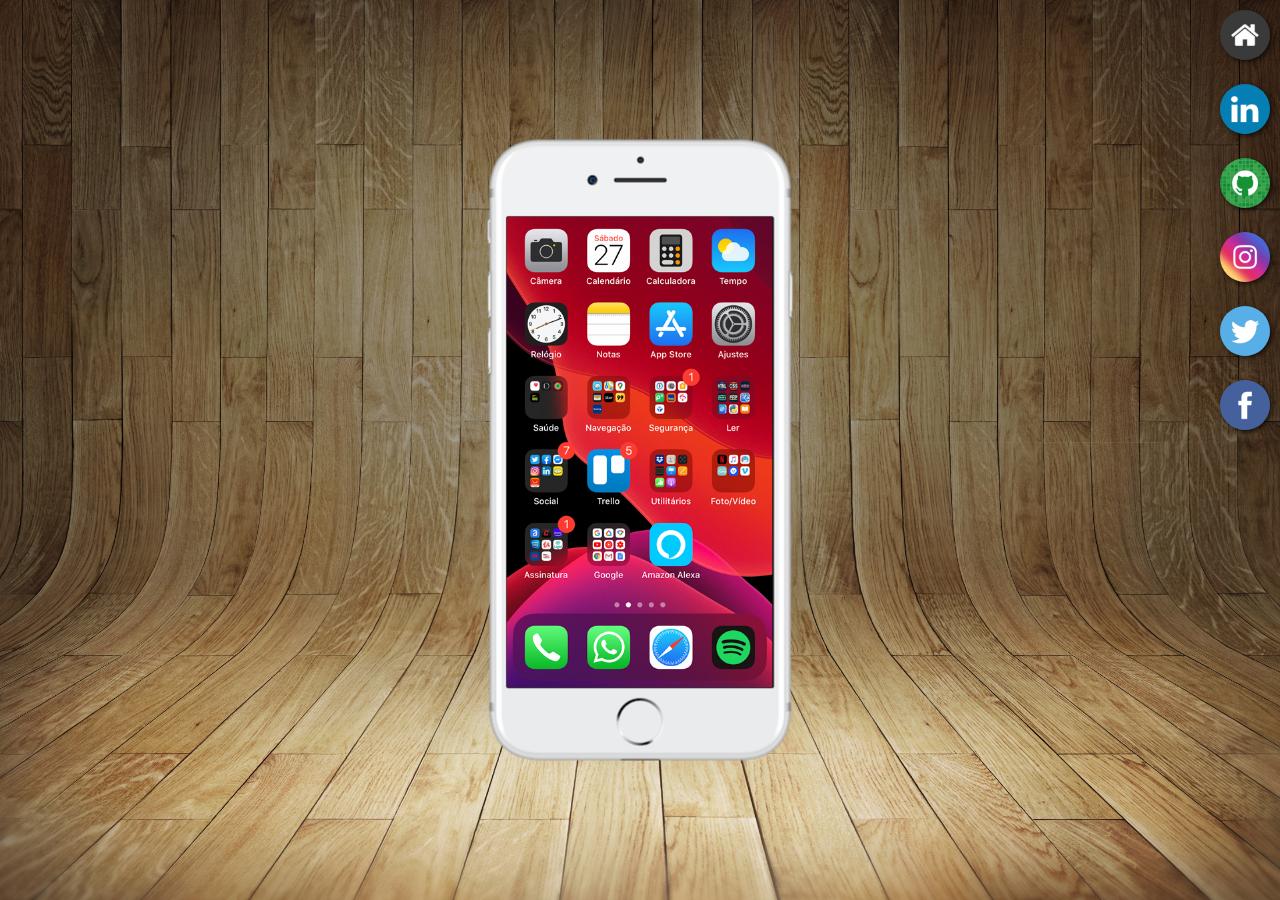
<file: index.html>
<!DOCTYPE html>
<html lang="pt-br">
<head>
    <meta charset="UTF-8">
    <meta http-equiv="X-UA-Compatible" content="IE=edge">
    <meta name="viewport" content="width=device-width, initial-scale=1.0">
    <link rel="shortcut icon" href="favicon.ico" type="image/x-icon">
    <link rel="stylesheet" href="estilos/style.css">
    <title>Projetos Redes Sociais</title>
</head>
<body>
    <main>
        <section id="telefone">
            <iframe src="home.html" name="tela" id="tela" frameborder="0">
                seu navegador não é compatível com esse iframe
            </iframe>
        </section>
        <section id="redes-sociais">
            <a href="home.html" target="tela"><img src="imagens/logo-home.jpg" alt="Home"></a><br>
            <a href="linkedin.html" target="tela"><img src="imagens/logo-linkedin.jpg" alt="Youtube"></a><br>
            <a href="github.html" target="tela"><img src="imagens/logo-github.jpg" alt="Github"></a><br>
            <a href="instragam.html" target="tela"><img src="imagens/logo-instagram.jpg" alt="Instagram"></a><br>
            <a href="twitter.html" target="tela"><img src="imagens/logo-twitter.jpg" alt="Twitter"></a><br>
            <a href="facebook.html" target="tela"><img src="imagens/logo-facebook.jpg" alt="Facebook"></a>
        </section>
    </main>
</body>
</html>
</file>
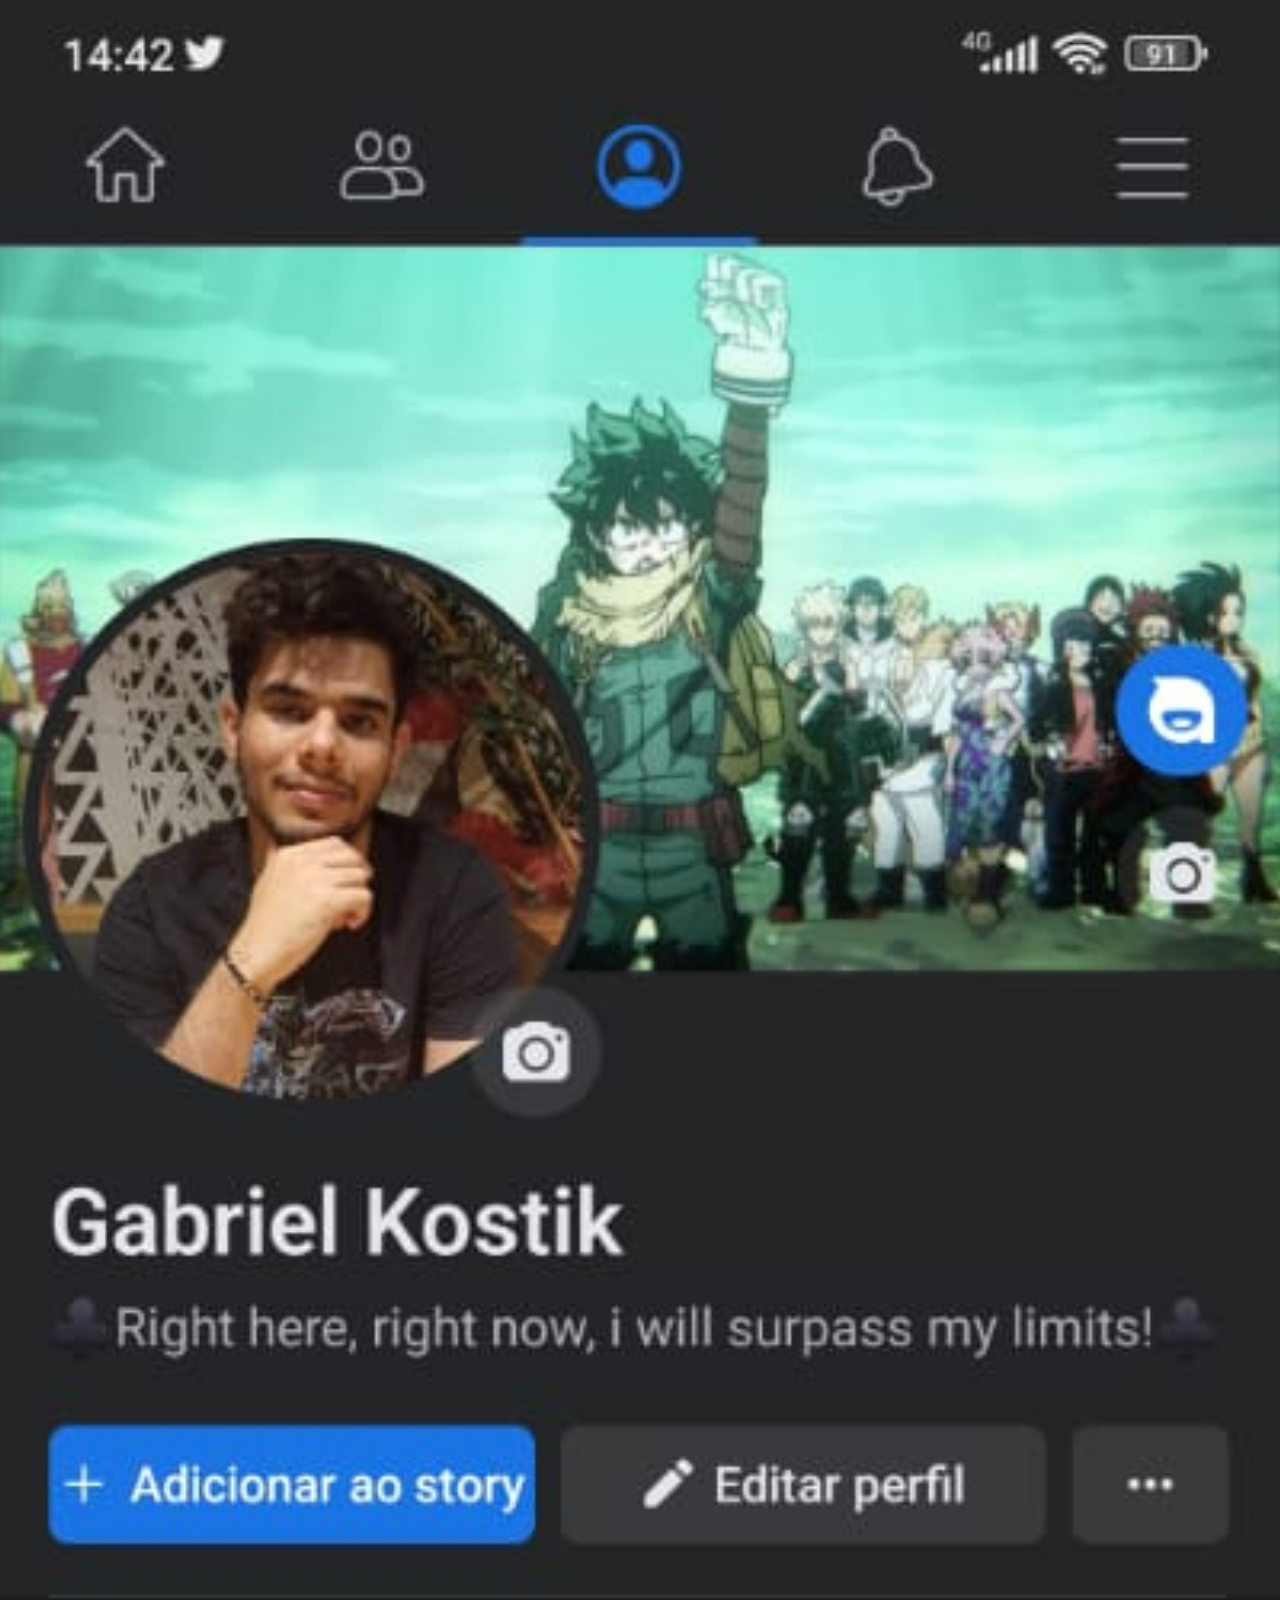
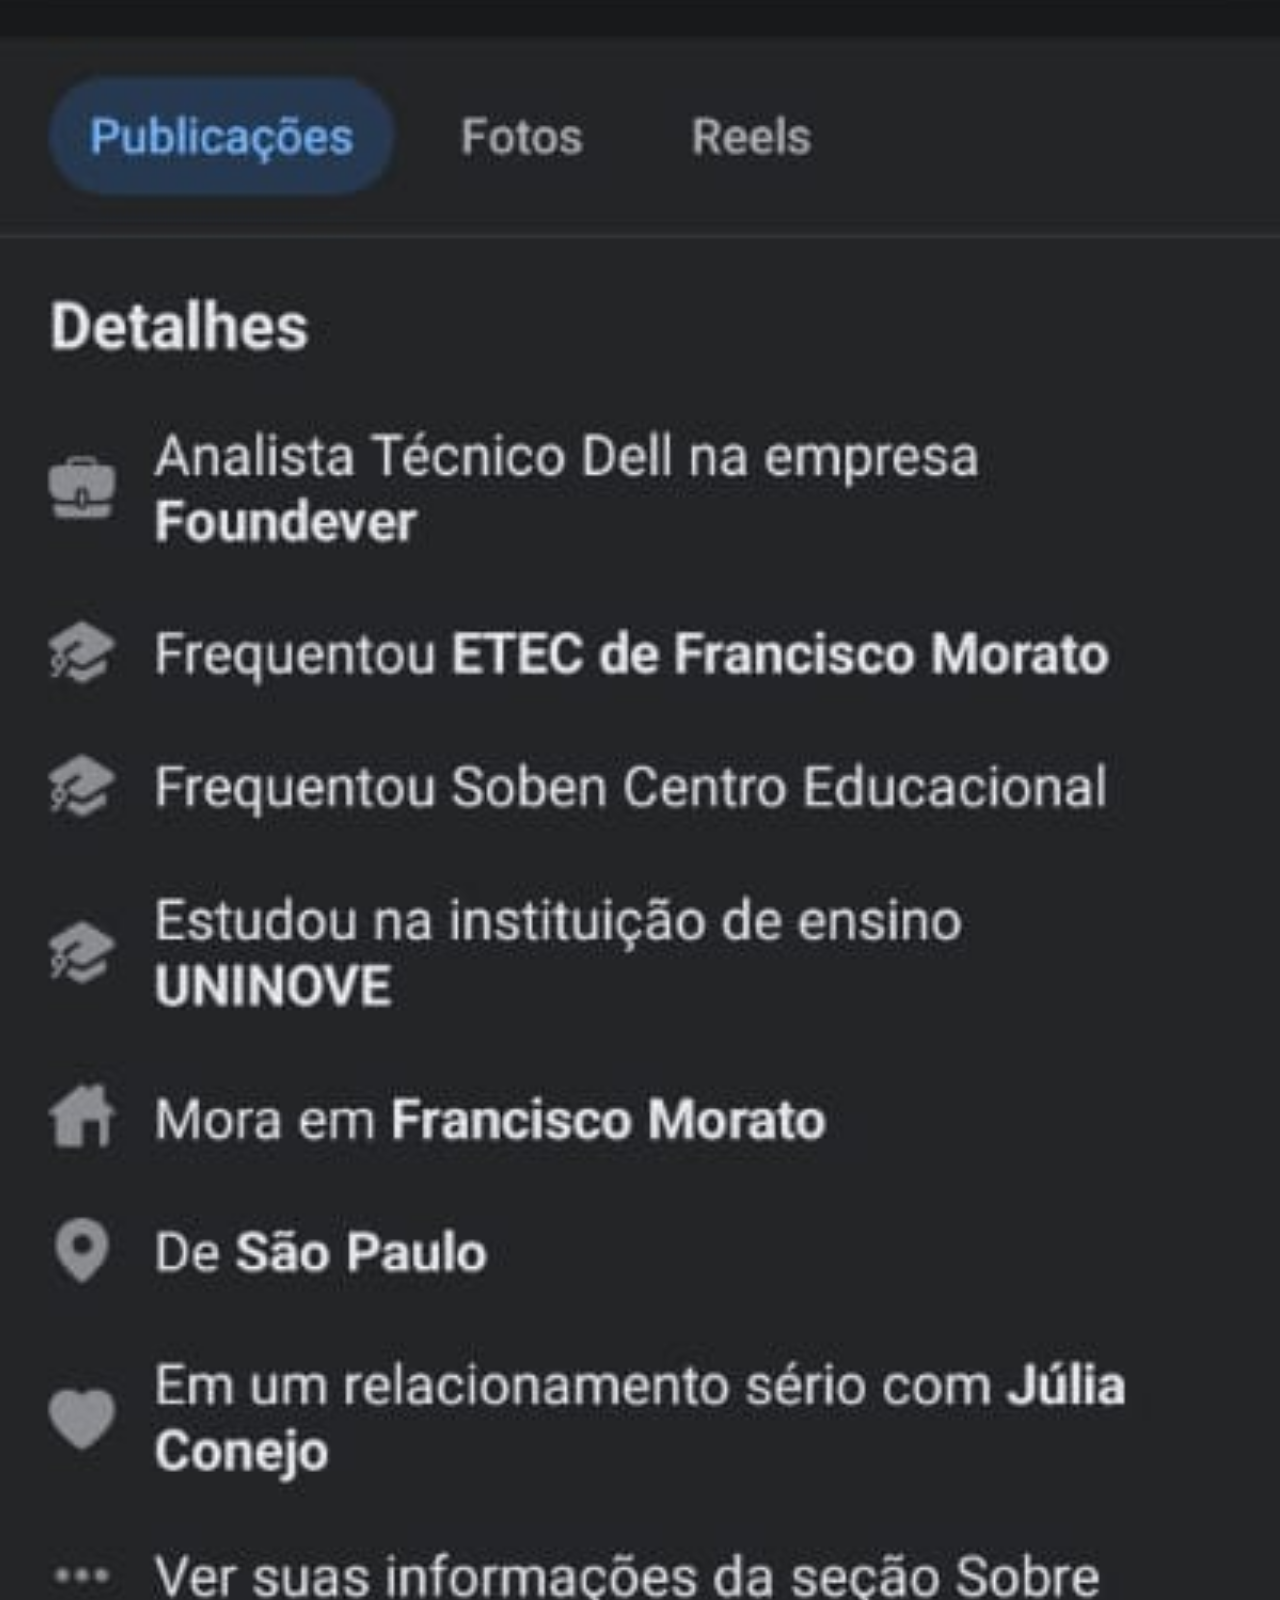
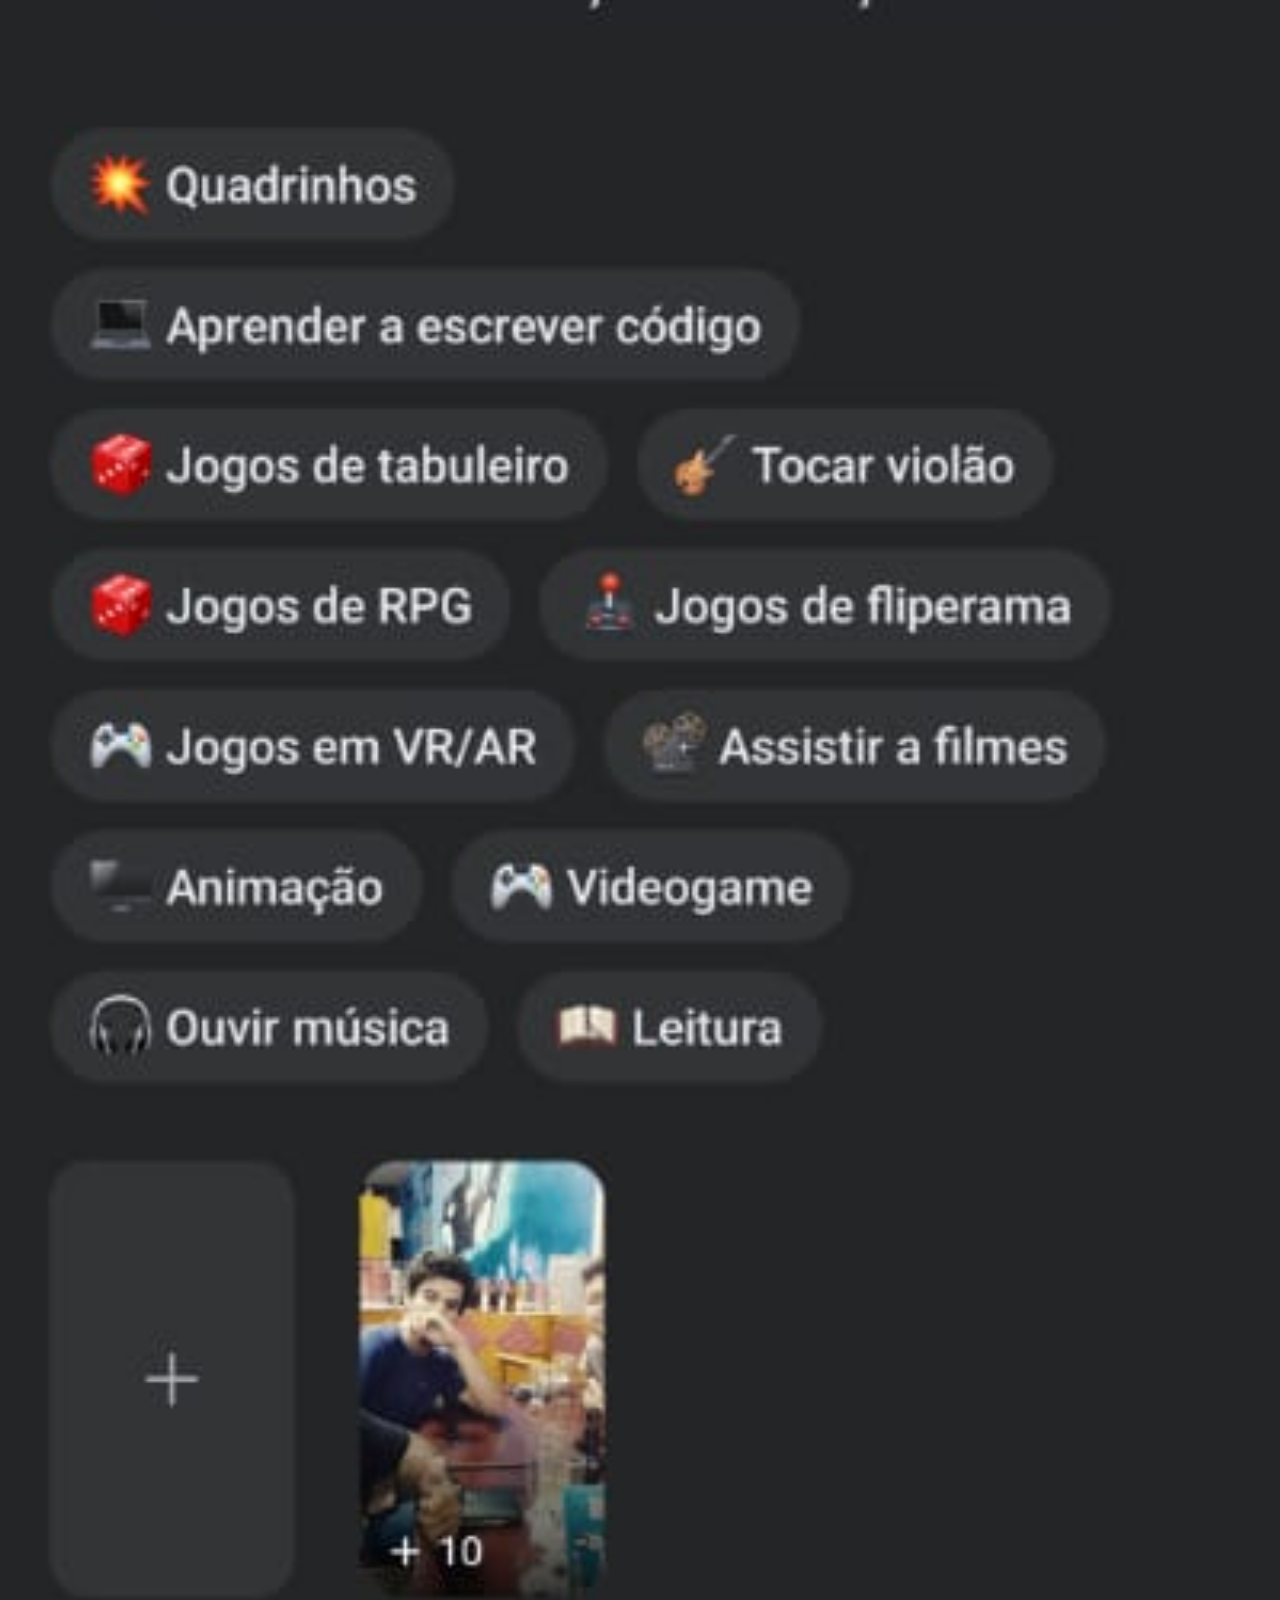
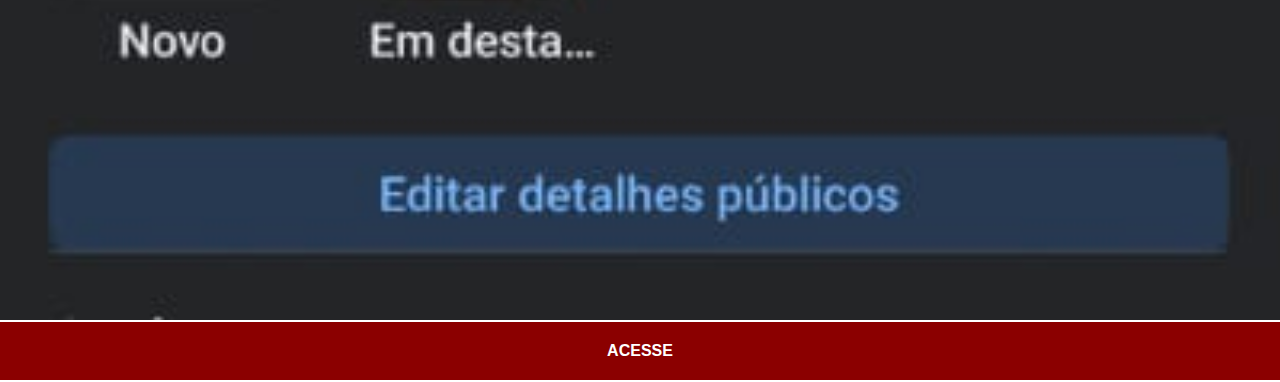
<file: facebook.html>
<!DOCTYPE html>
<html lang="pt-br">
<head>
    <meta charset="UTF-8">
    <meta http-equiv="X-UA-Compatible" content="IE=edge">
    <meta name="viewport" content="width=device-width, initial-scale=1.0">
    <title>Youtube</title>
    <link rel="stylesheet" href="estilos/social.css">
</head>
<body>
    <img src="imagens/tela-facebook.jpeg" alt=Facebook">
    <a href="https://www.facebook.com/gabriel.kostik" target="_blank">ACESSE</a>
</body>
</html>
</file>
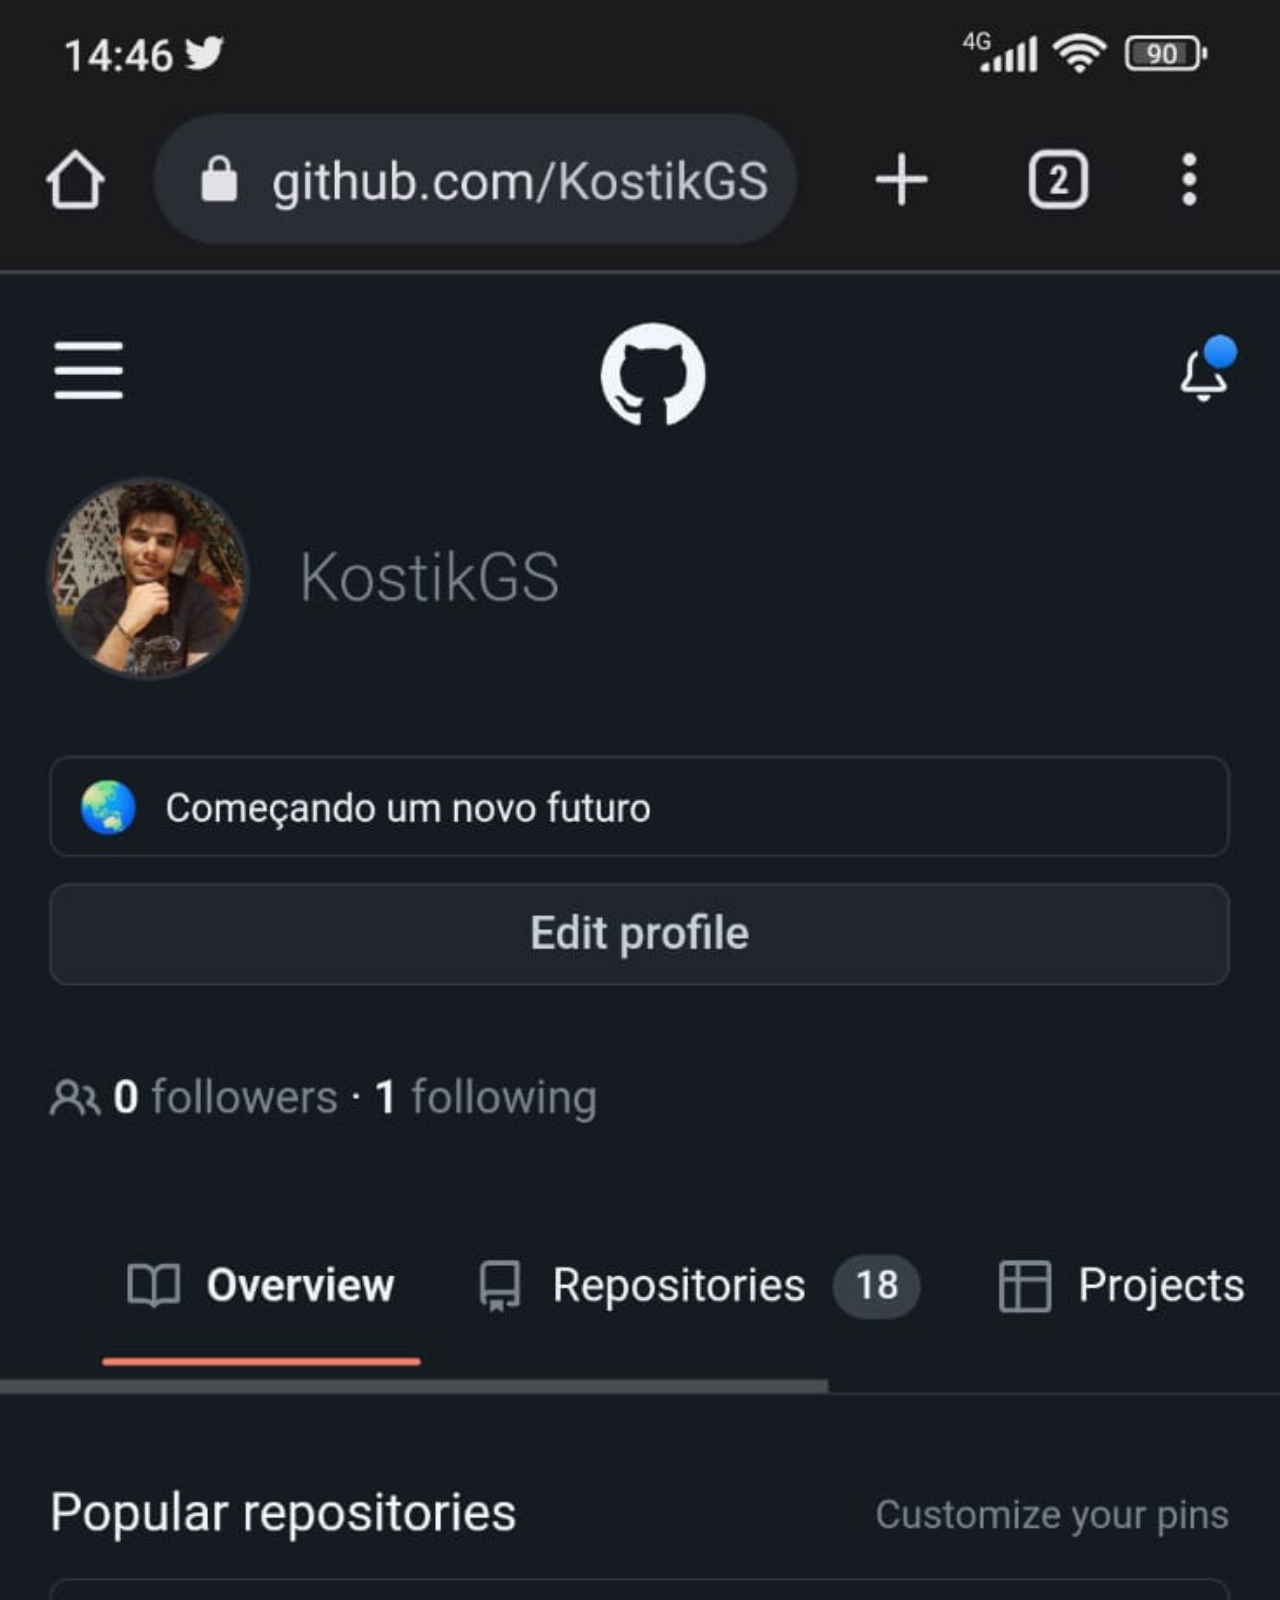
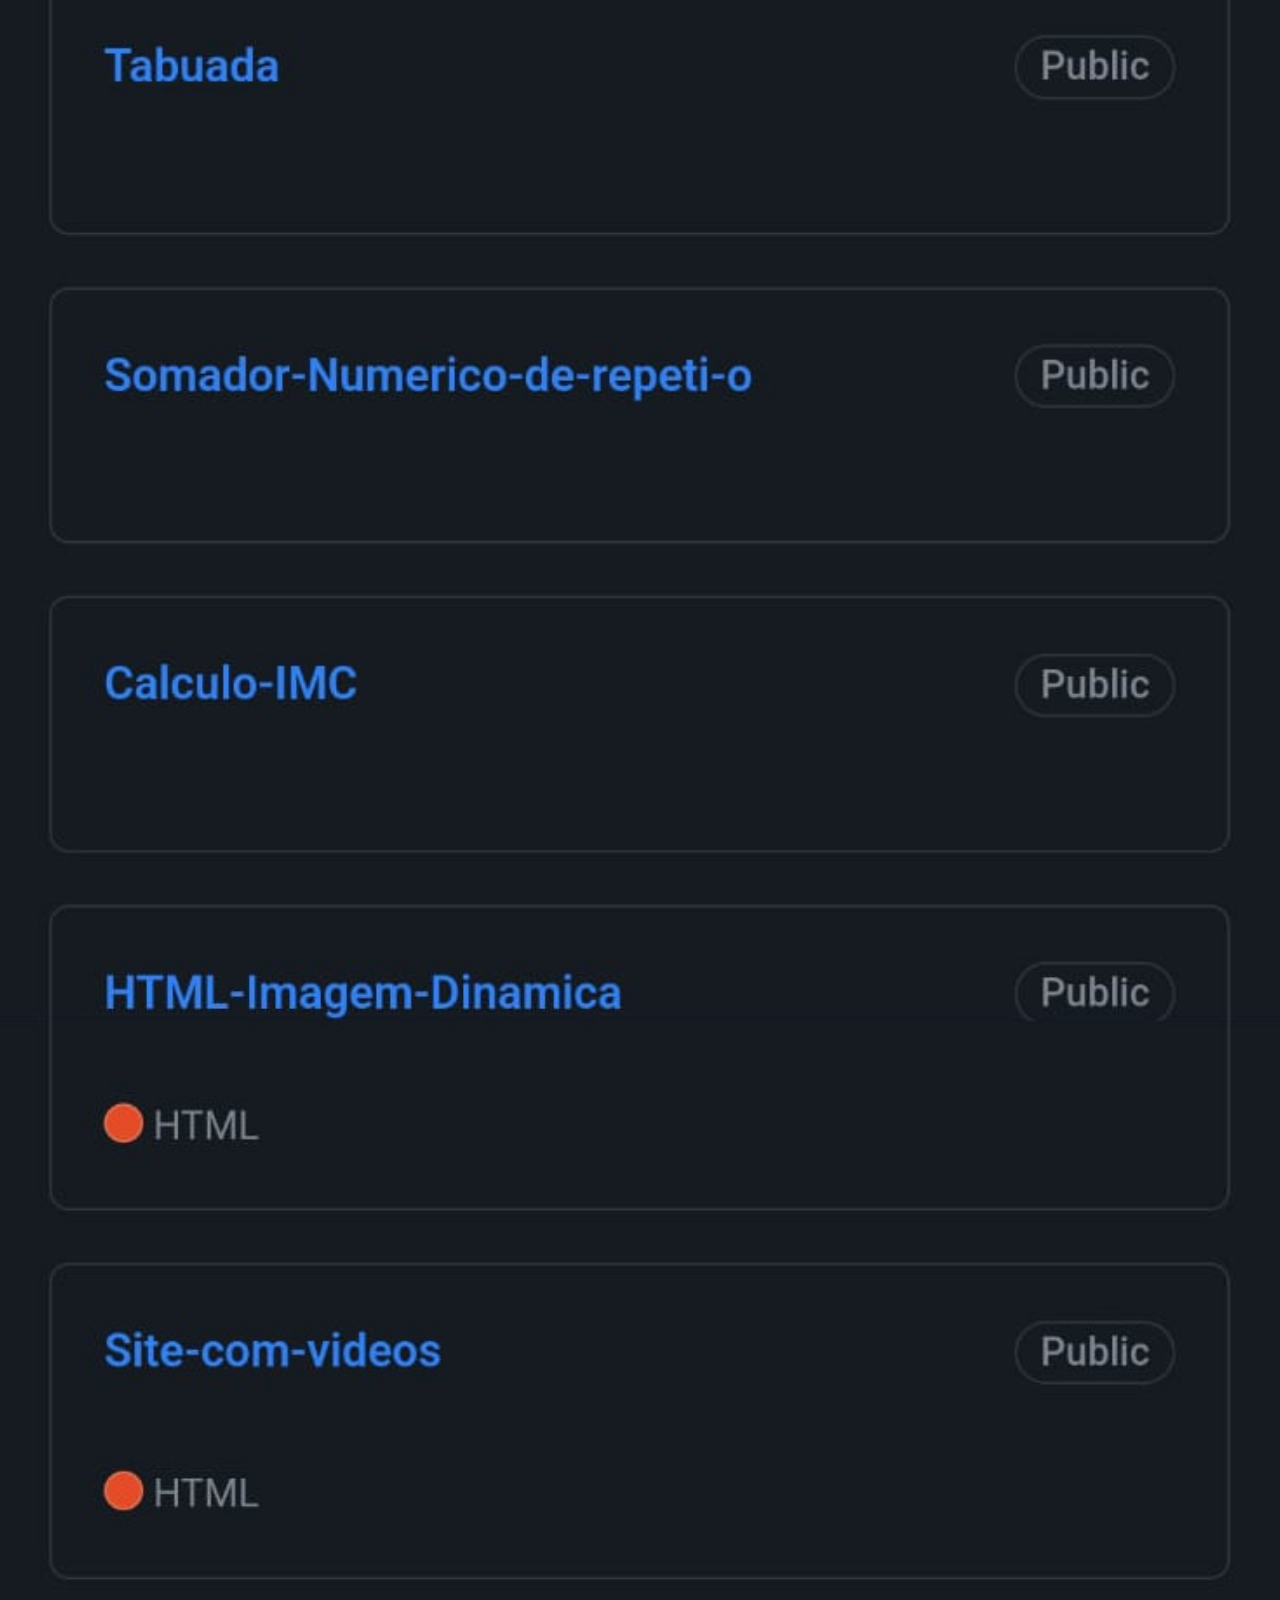
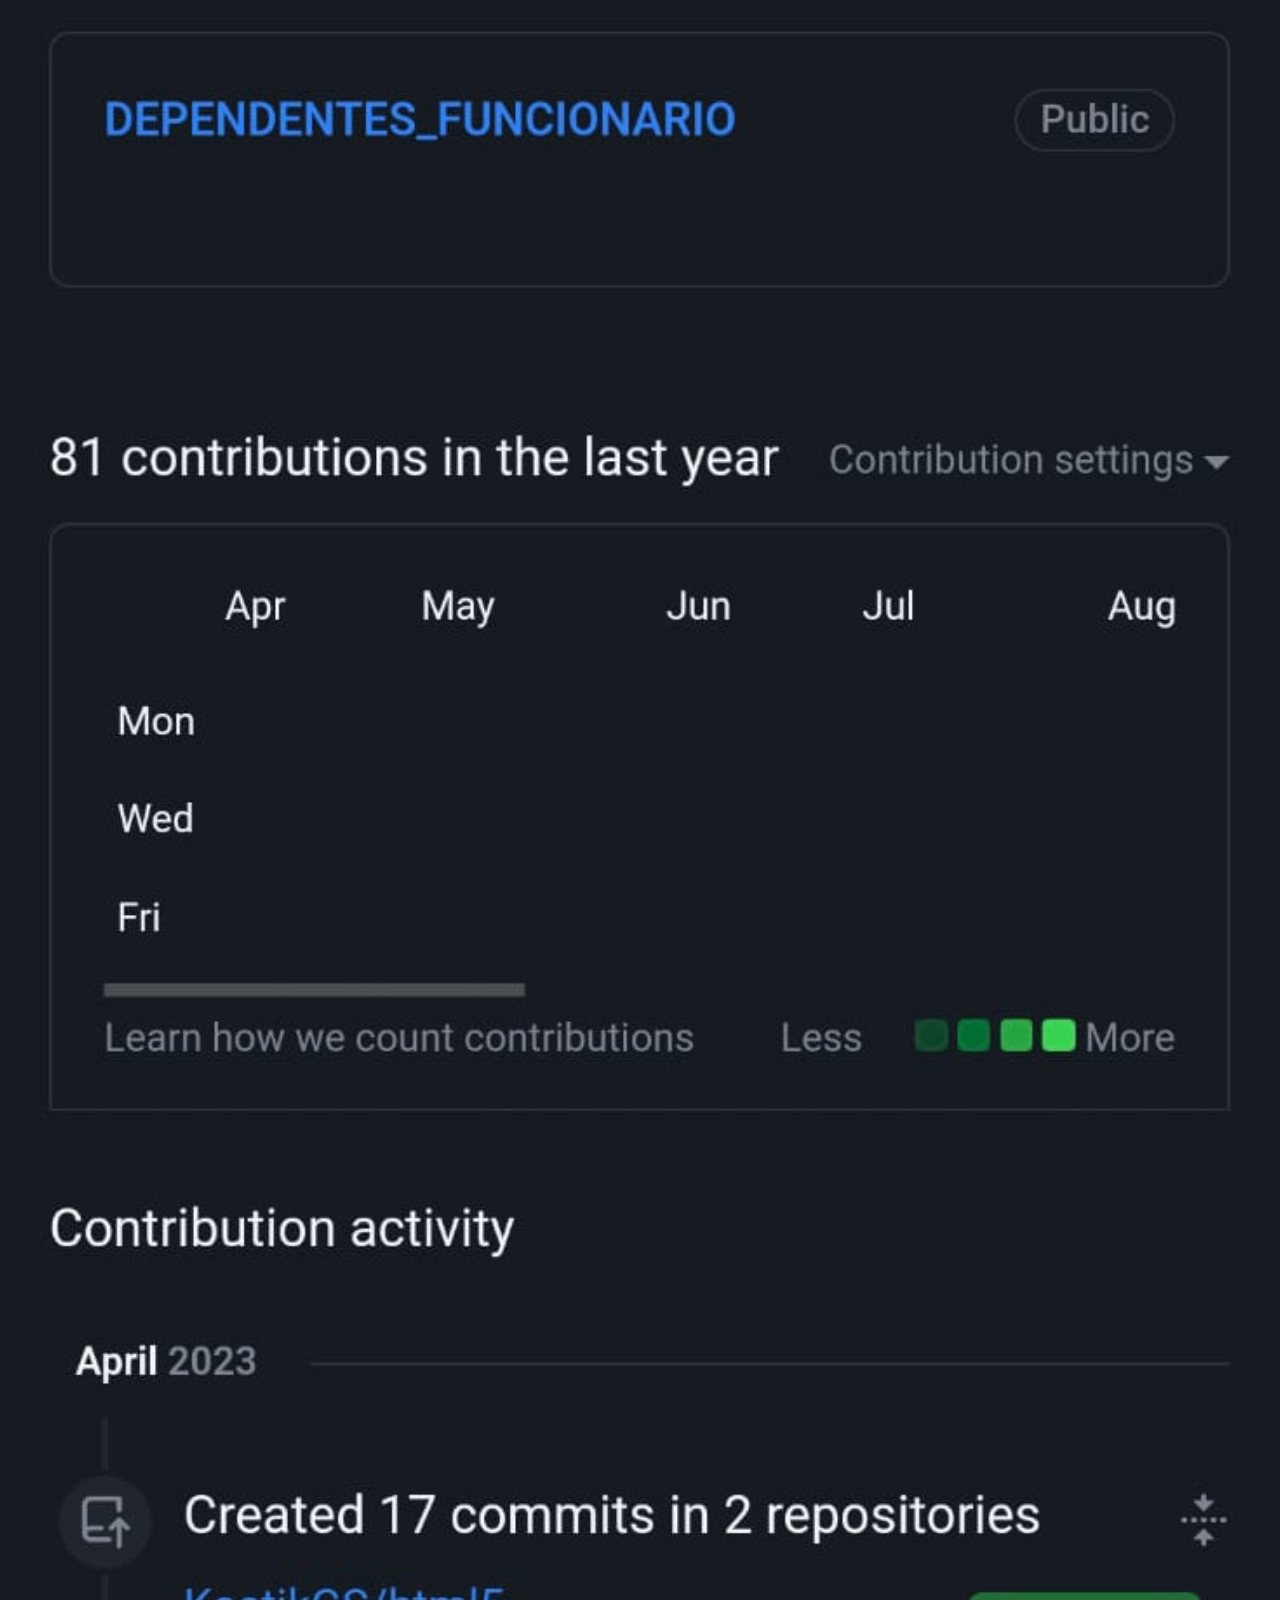
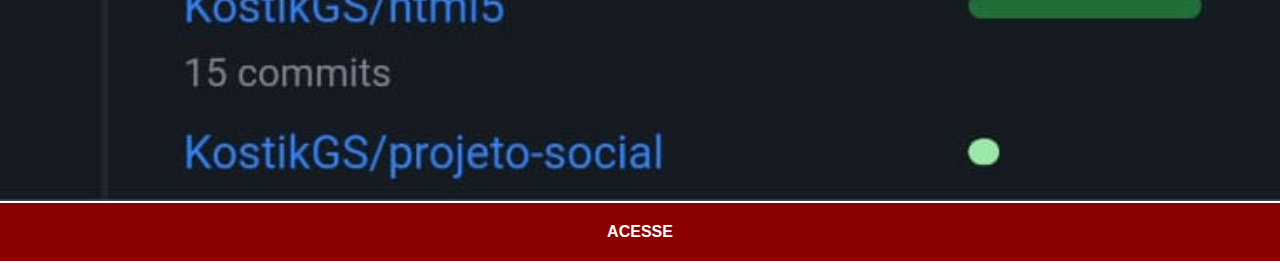
<file: github.html>
<!DOCTYPE html>
<html lang="pt-br">
<head>
    <meta charset="UTF-8">
    <meta http-equiv="X-UA-Compatible" content="IE=edge">
    <meta name="viewport" content="width=device-width, initial-scale=1.0">
    <title>Github</title>
    <link rel="stylesheet" href="estilos/social.css">
</head>
<body>
    <img src="imagens/tela-github.jpg" alt="Github">
    <a href="https://github.com/KostikGS" target="_blank">ACESSE</a>
</body>
</html>
</file>
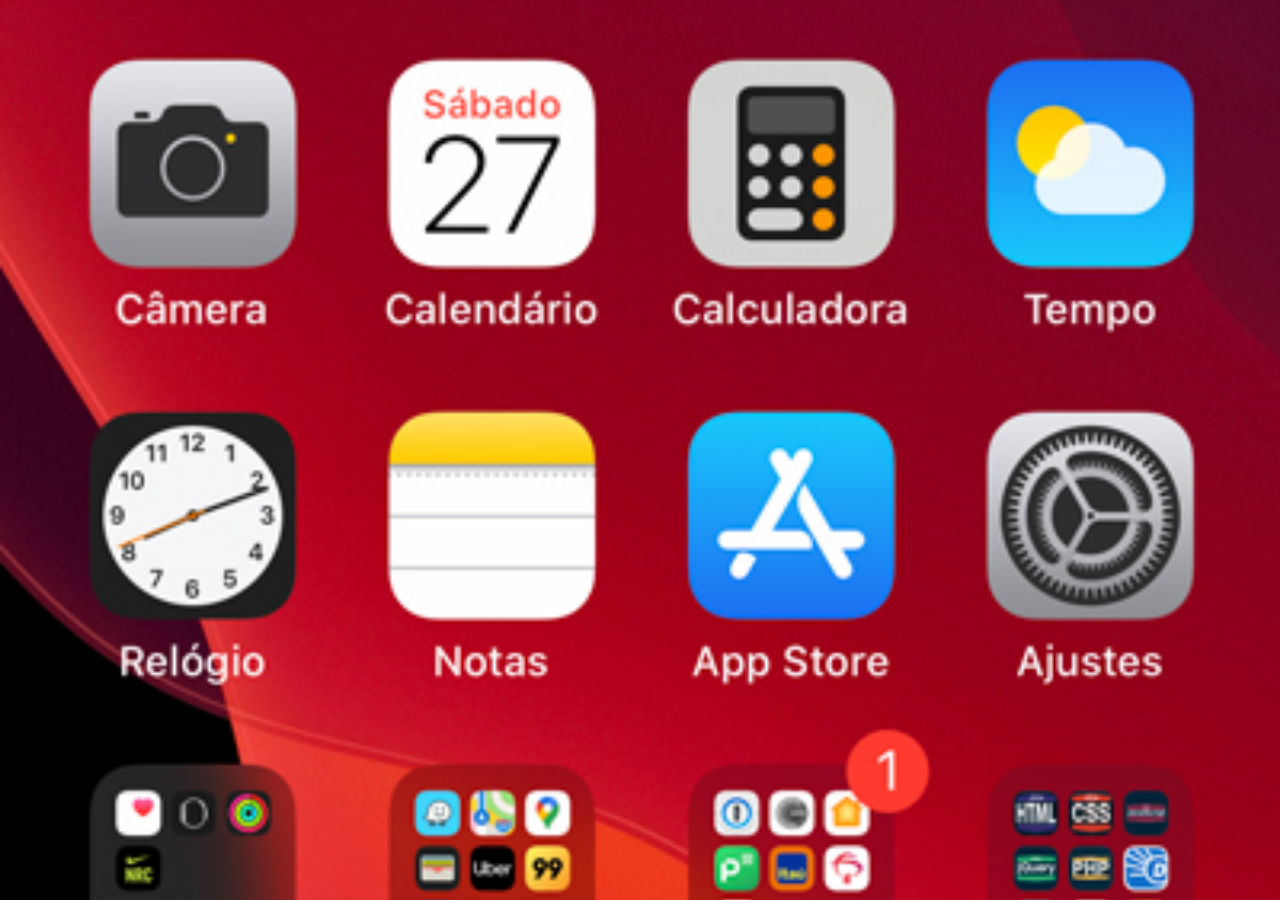
<file: home.html>
<!DOCTYPE html>
<html lang="pt-br">
<head>
    <meta charset="UTF-8">
    <meta http-equiv="X-UA-Compatible" content="IE=edge">
    <meta name="viewport" content="width=device-width, initial-scale=1.0">
    <title>Home</title>
</head>
<style>
    *{
        margin: 0px;
        padding: 0px;
    }

    body{
        width: 100vw;
        height: 100vh;
        background: black url(imagens/tela-home.jpg) no-repeat top center;
        background-size: cover;
    }
</style>
<body>
    
</body>
</html>
</file>
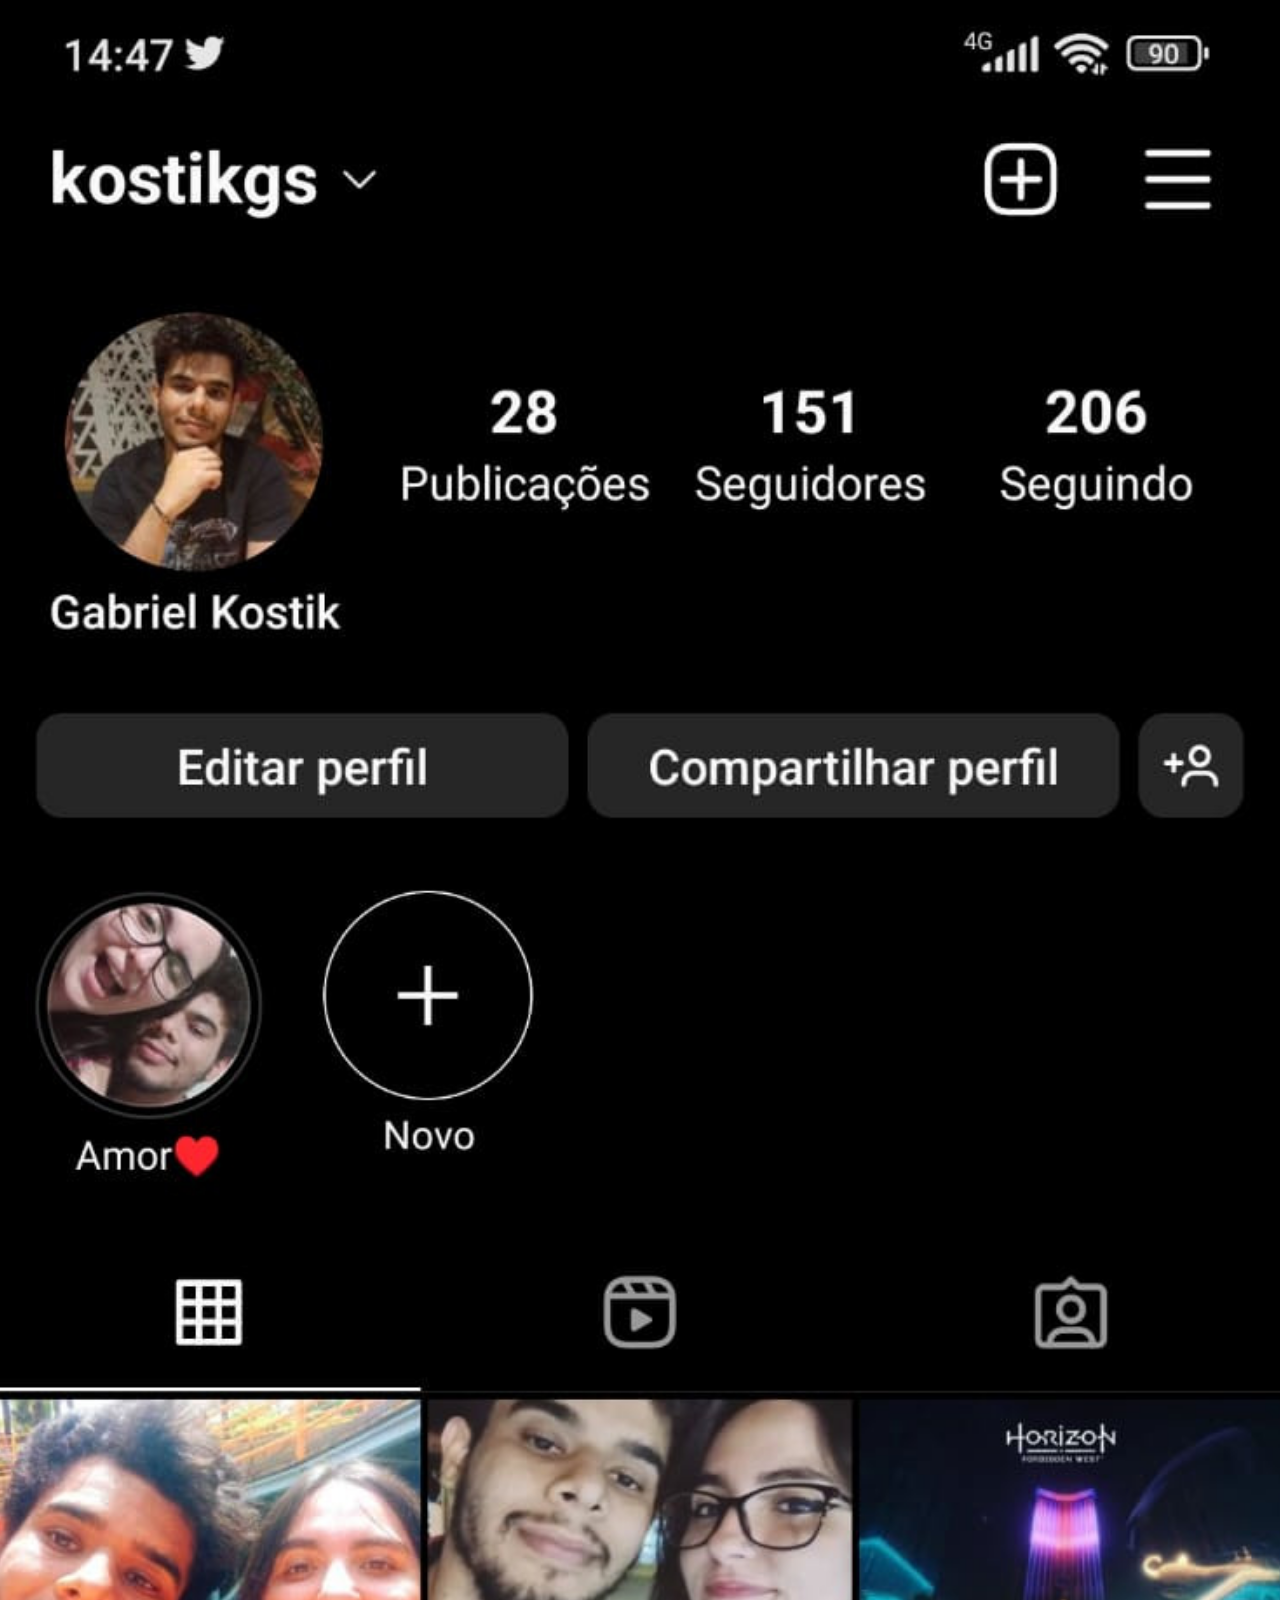
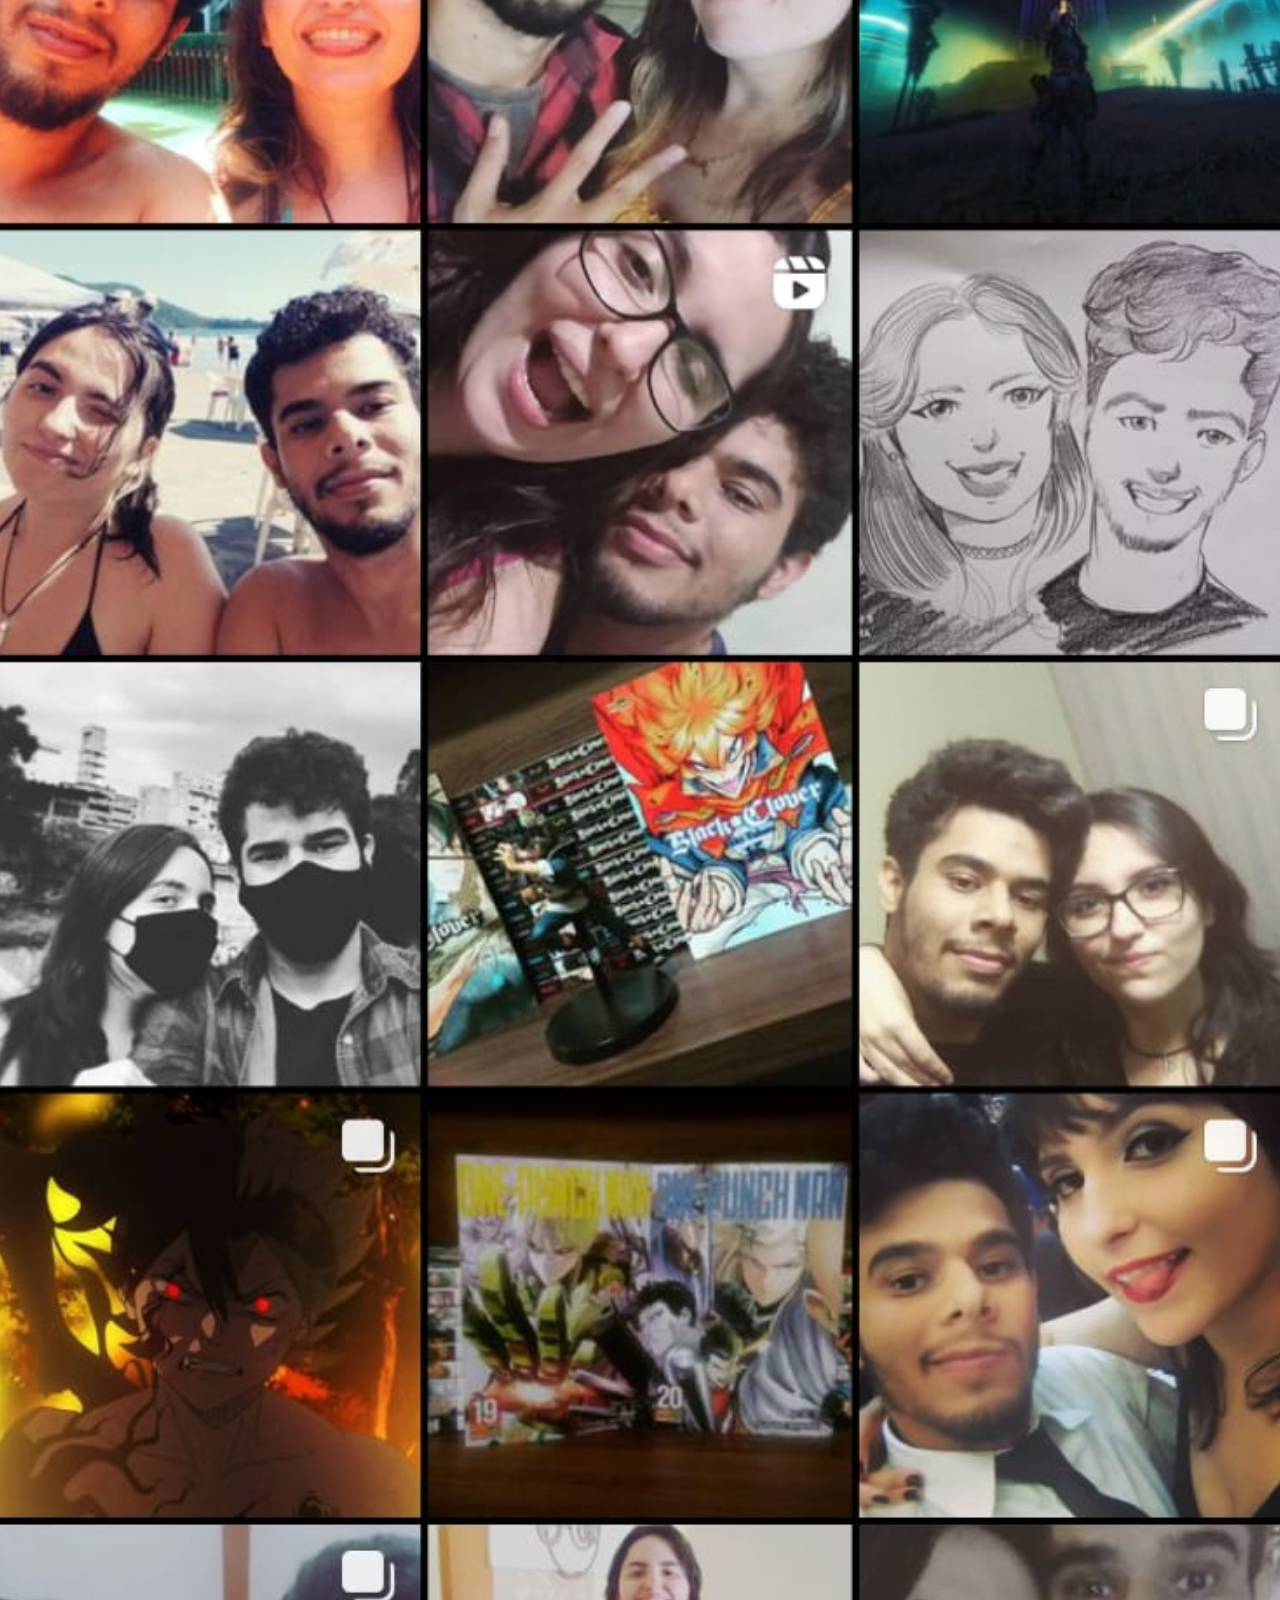
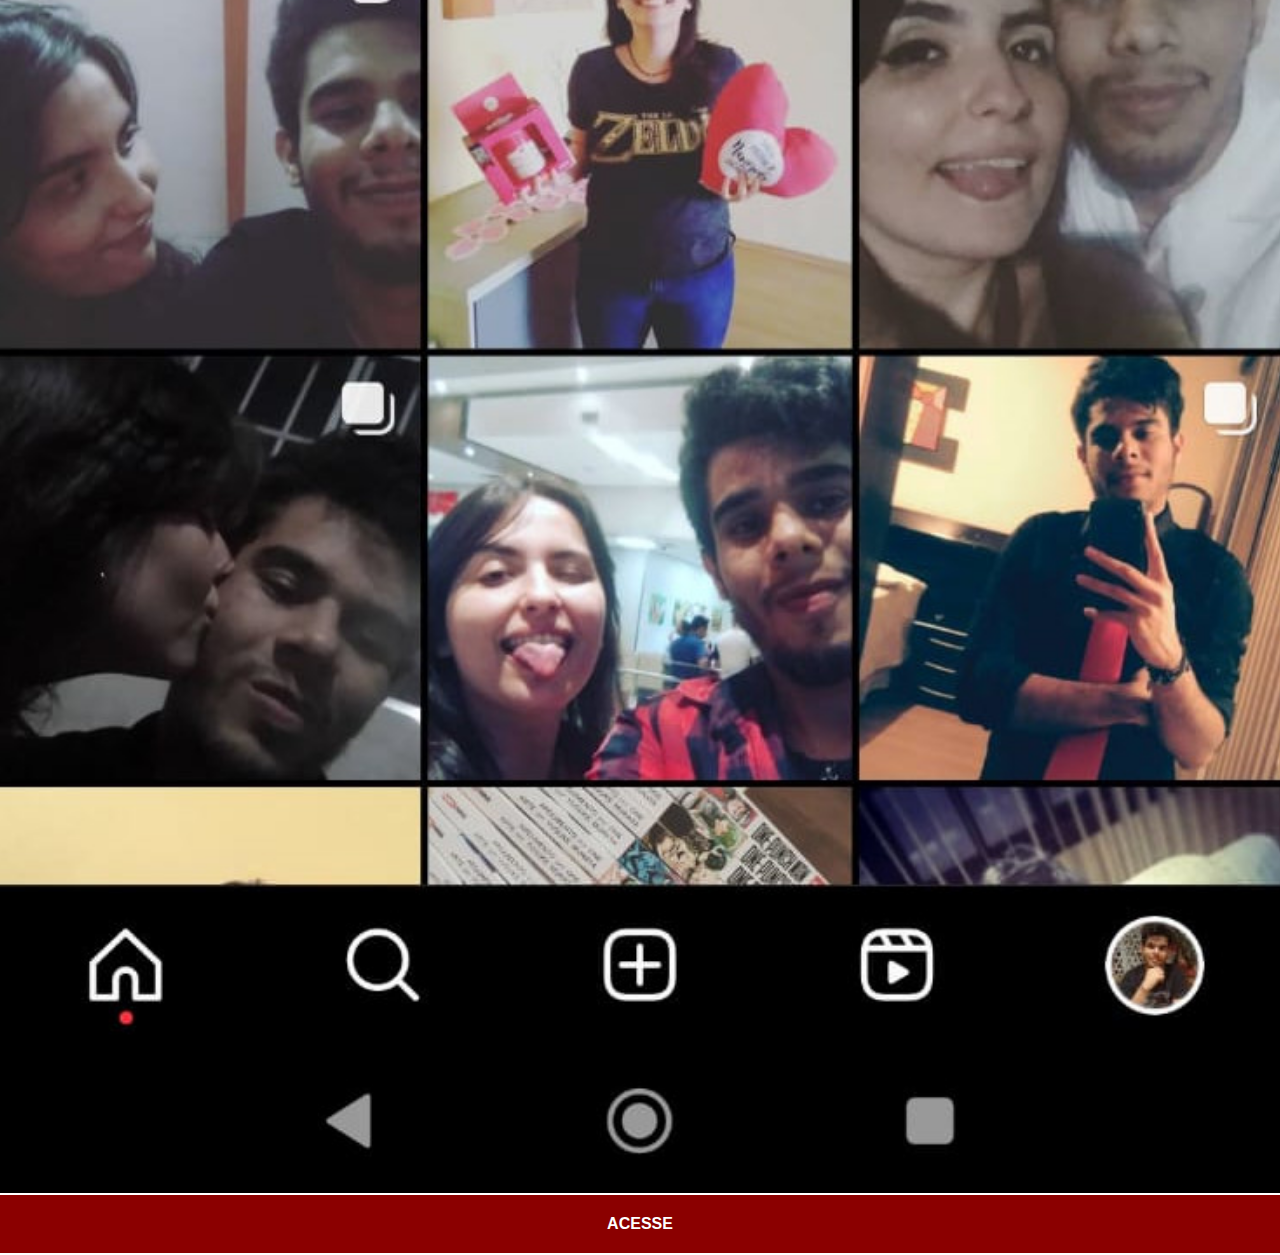
<file: instragam.html>
<!DOCTYPE html>
<html lang="pt-br">
<head>
    <meta charset="UTF-8">
    <meta http-equiv="X-UA-Compatible" content="IE=edge">
    <meta name="viewport" content="width=device-width, initial-scale=1.0">
    <title>Youtube</title>
    <link rel="stylesheet" href="estilos/social.css">
</head>
<body>
    <img src="imagens/tela-instagram.jpg" alt="Instagram">
    <a href="https://www.instagram.com/kostikgs/" target="_blank">ACESSE</a>
</body>
</html>
</file>
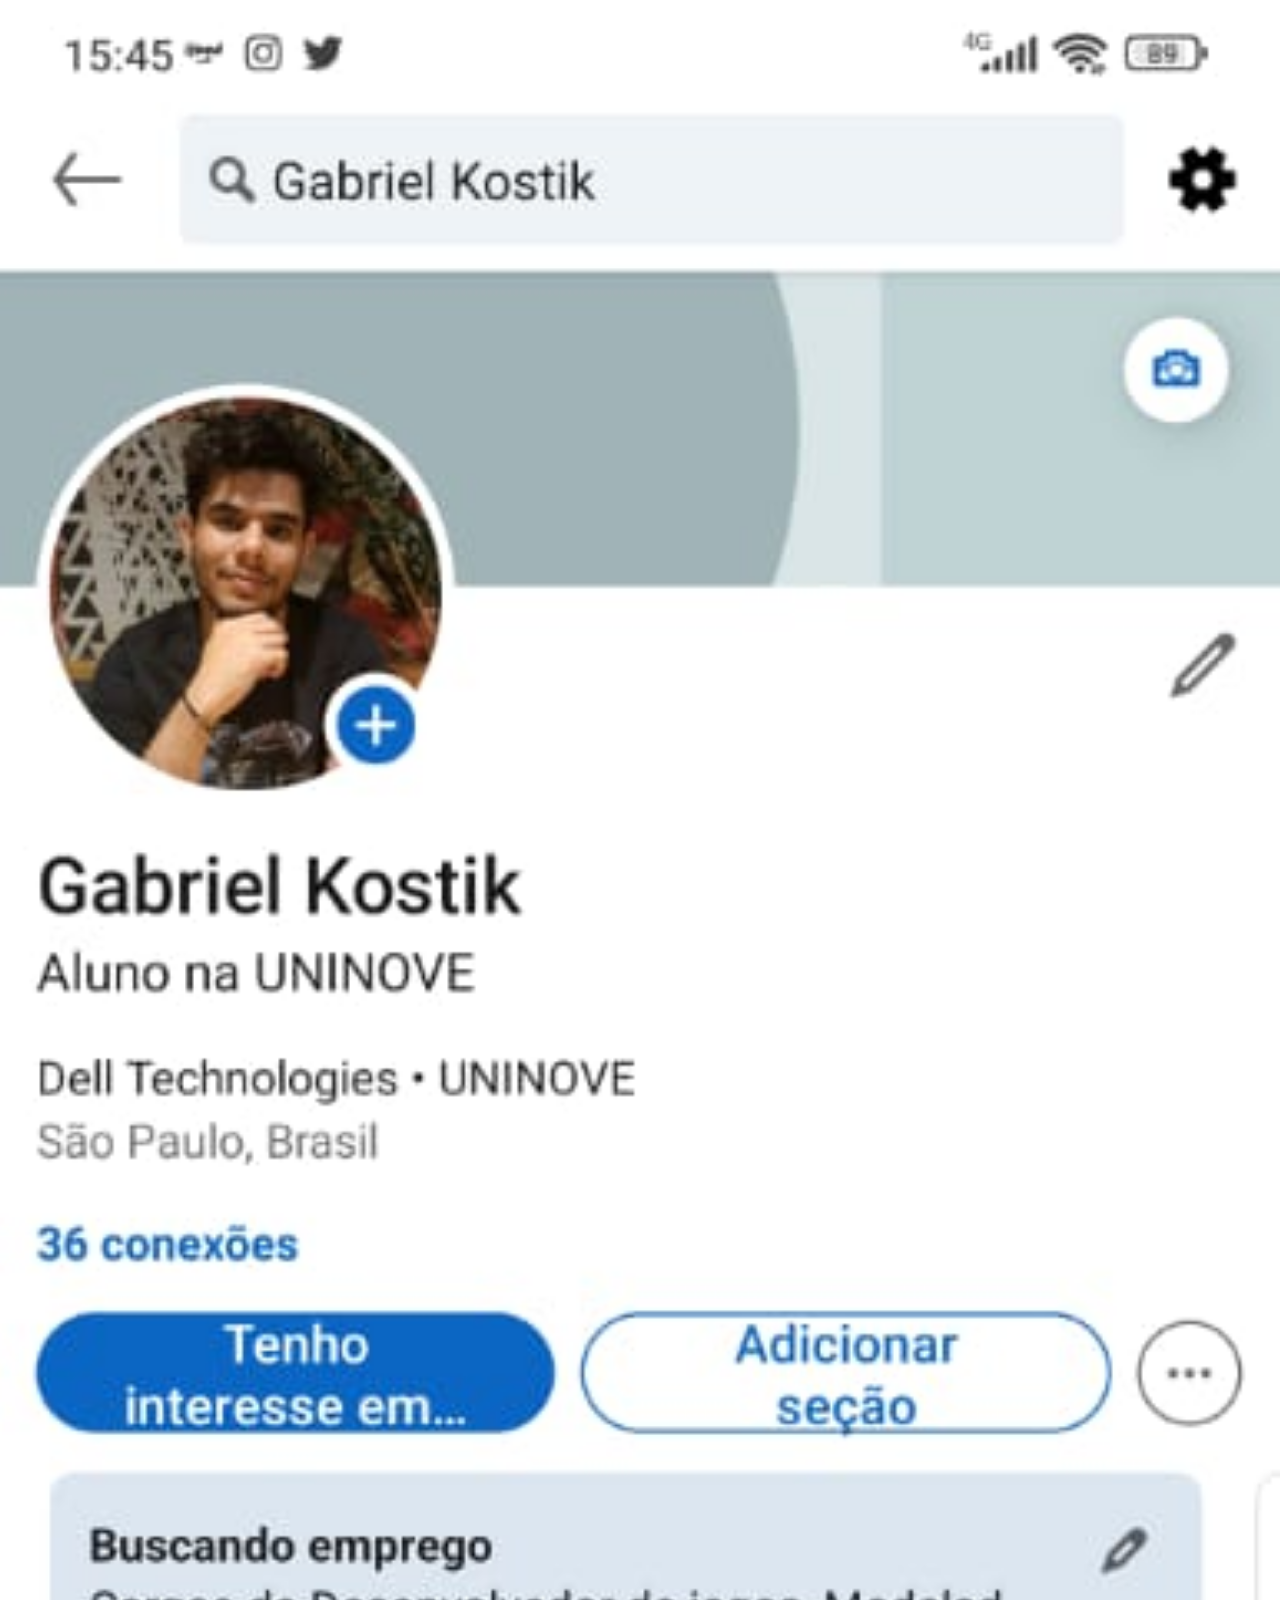
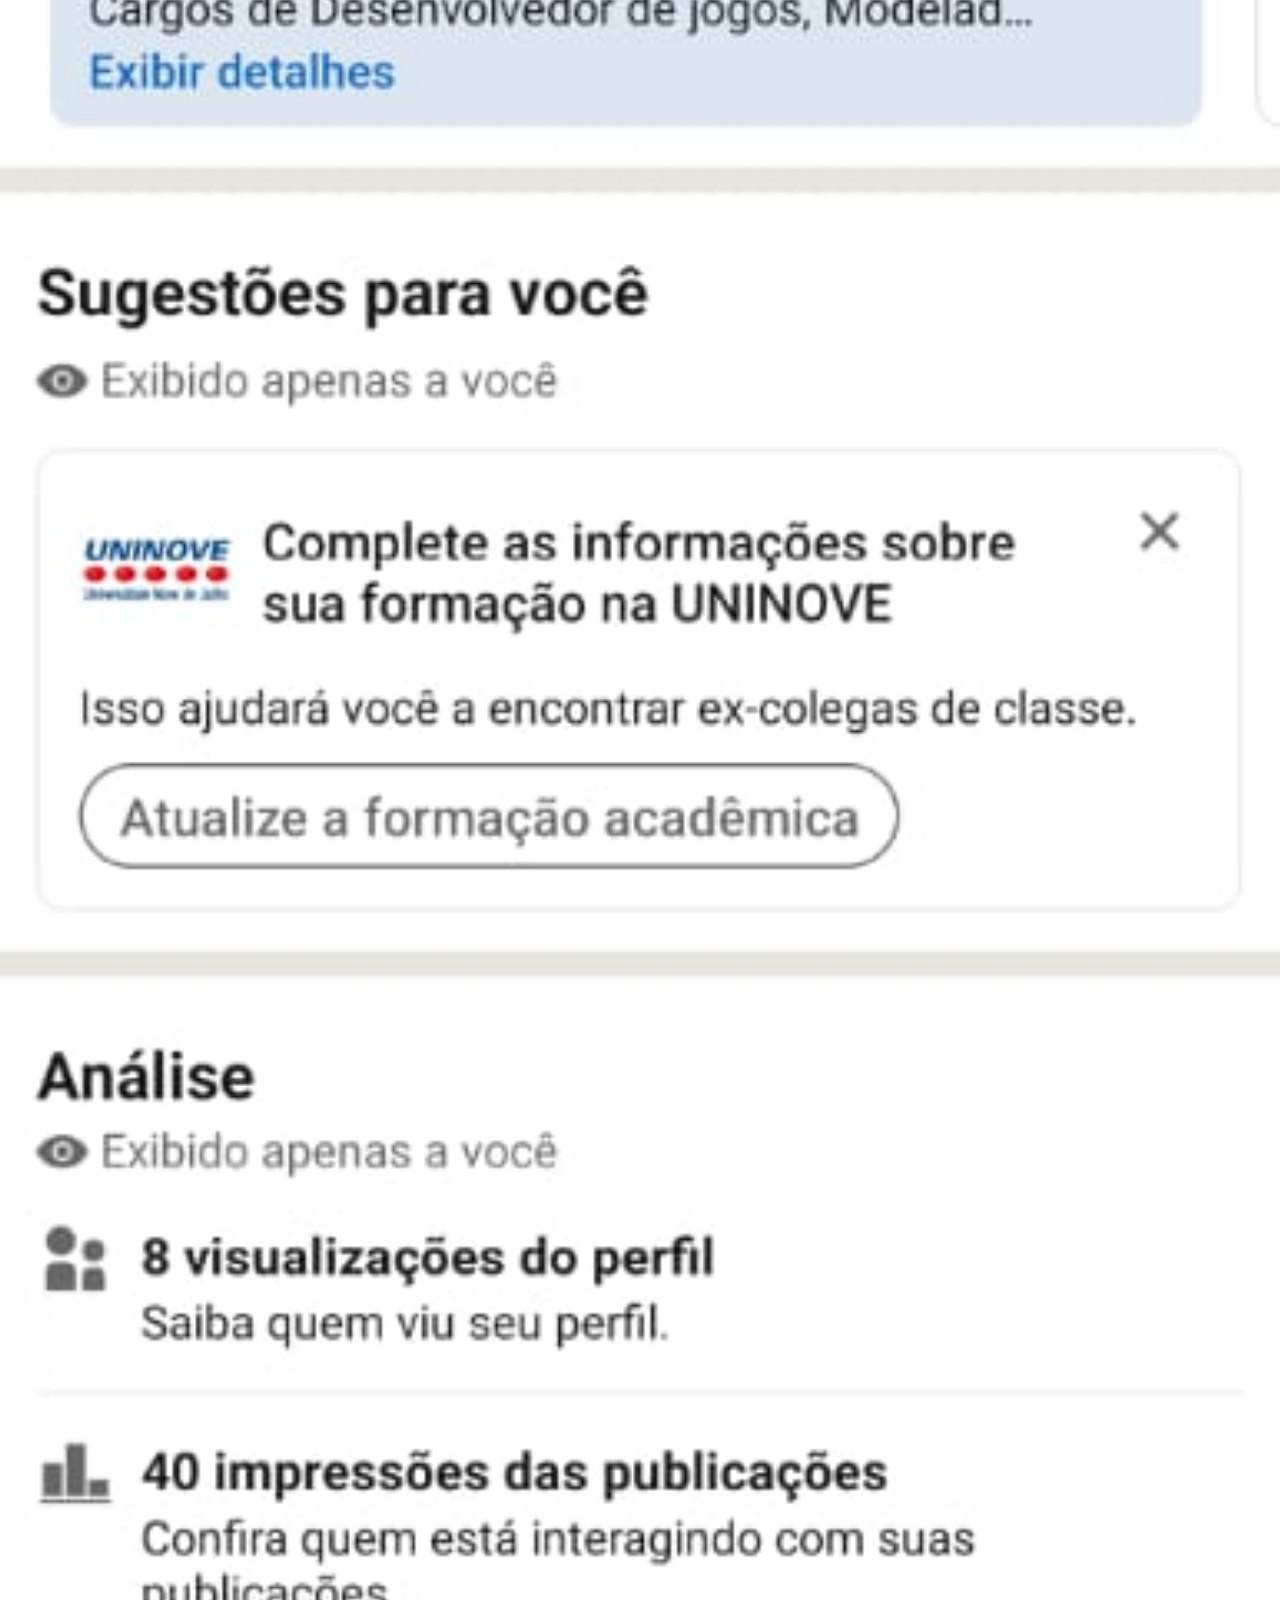
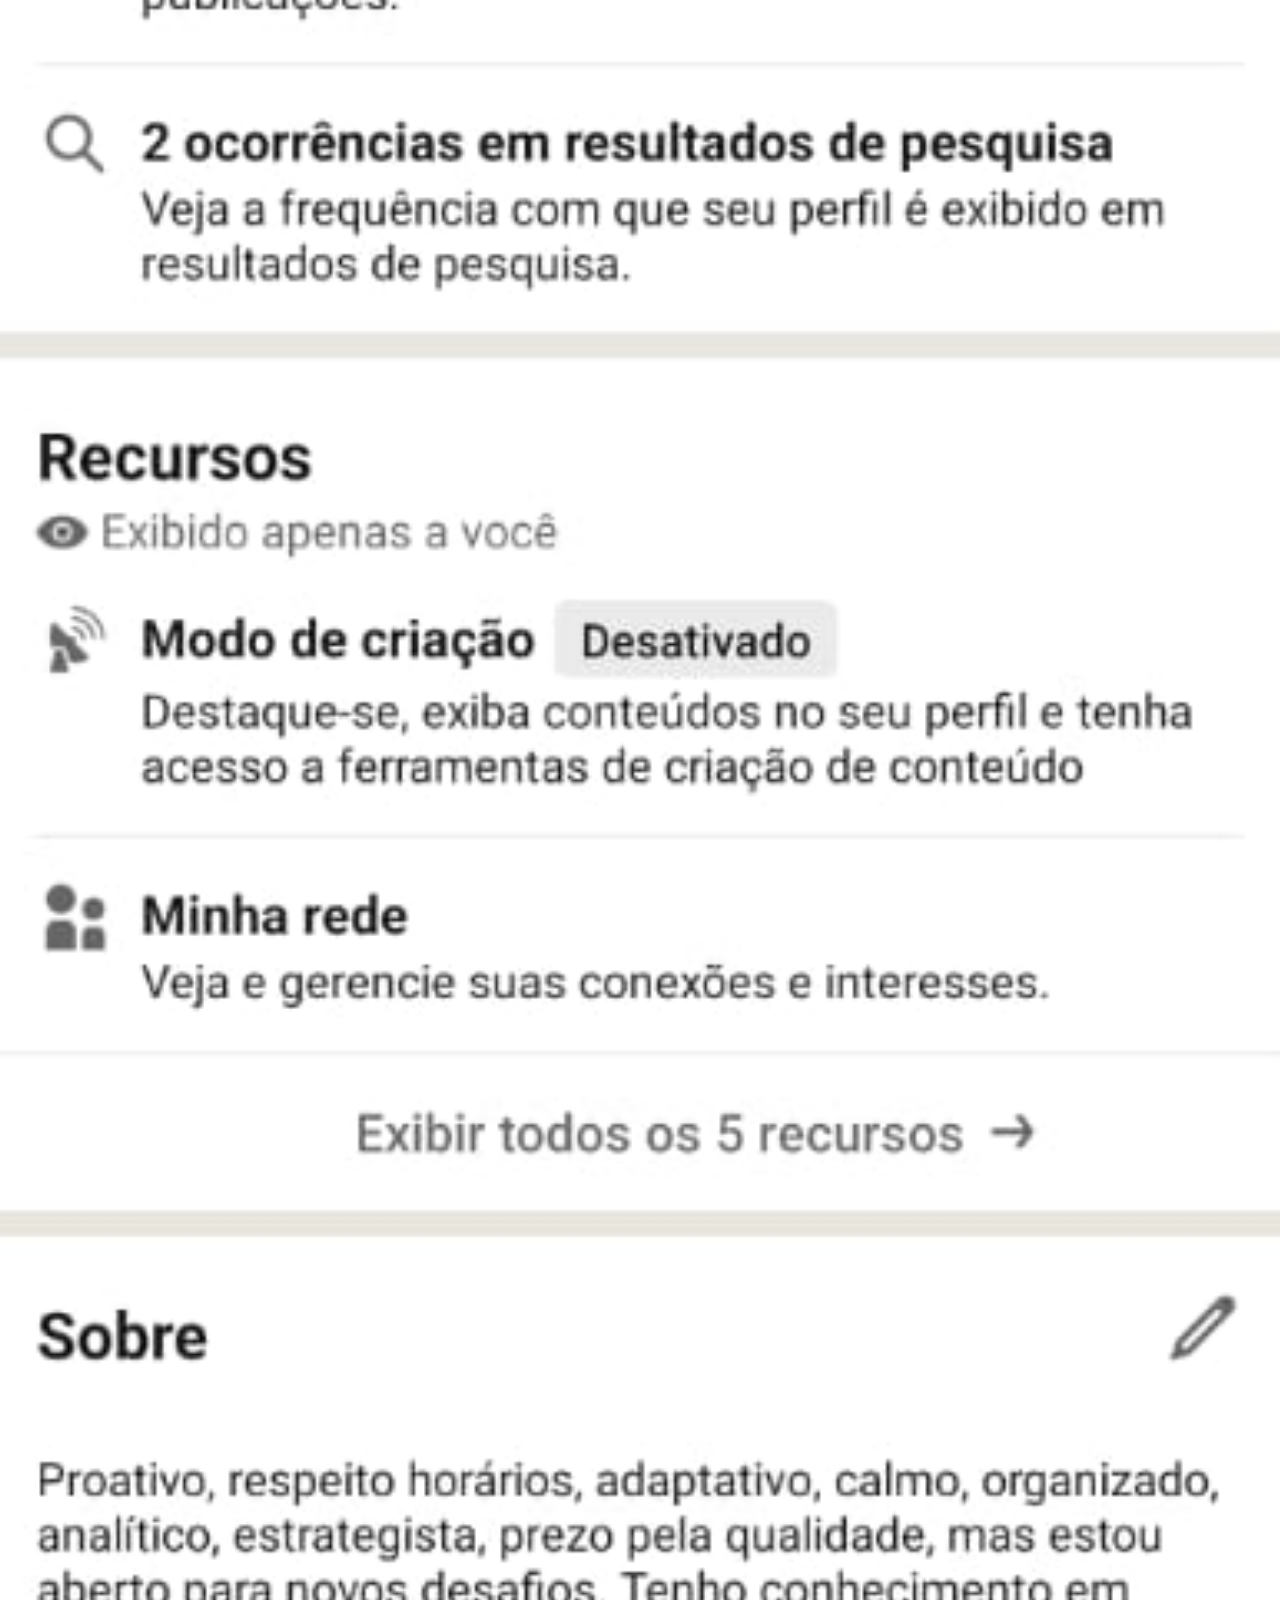
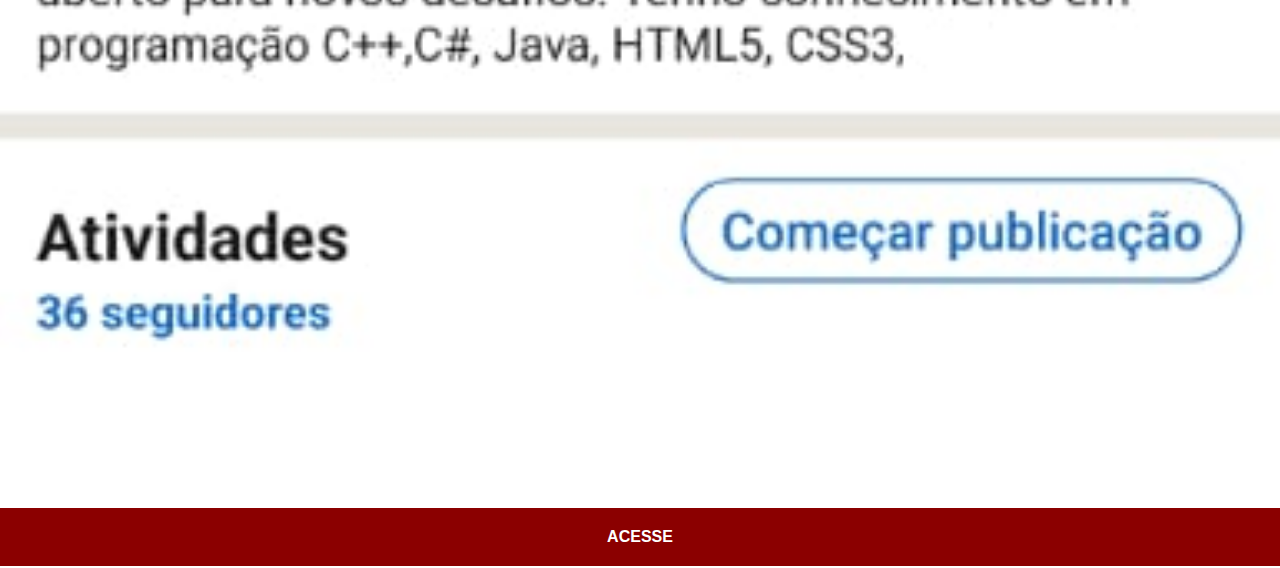
<file: linkedin.html>
<!DOCTYPE html>
<html lang="pt-br">
<head>
    <meta charset="UTF-8">
    <meta http-equiv="X-UA-Compatible" content="IE=edge">
    <meta name="viewport" content="width=device-width, initial-scale=1.0">
    <title>Youtube</title>
    <link rel="stylesheet" href="estilos/social.css">
</head>
<body>
    <img src="imagens/tela-linkedin.jpeg" alt="Youtube">
    <a href="https://www.linkedin.com/in/gabriel-kostik-3b539b163/" target="_blank">ACESSE</a>
</body>
</html>
</file>
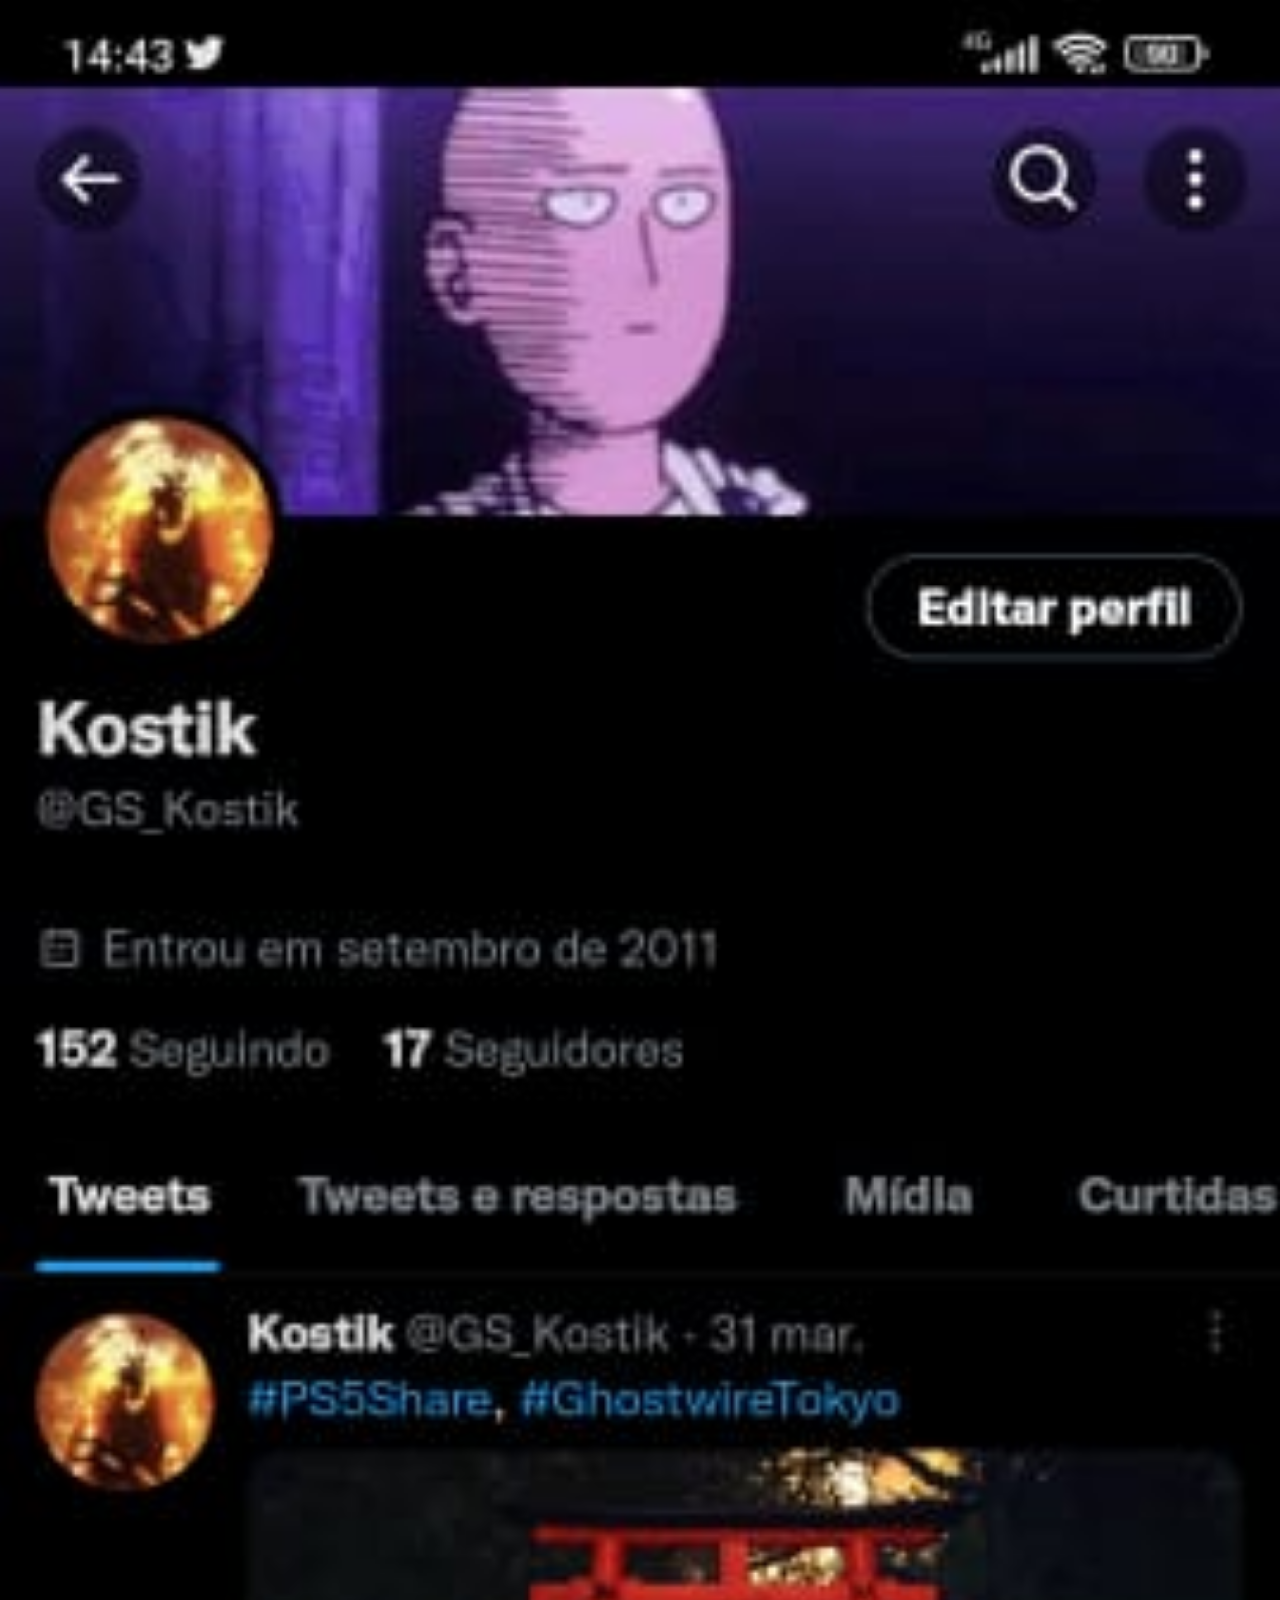
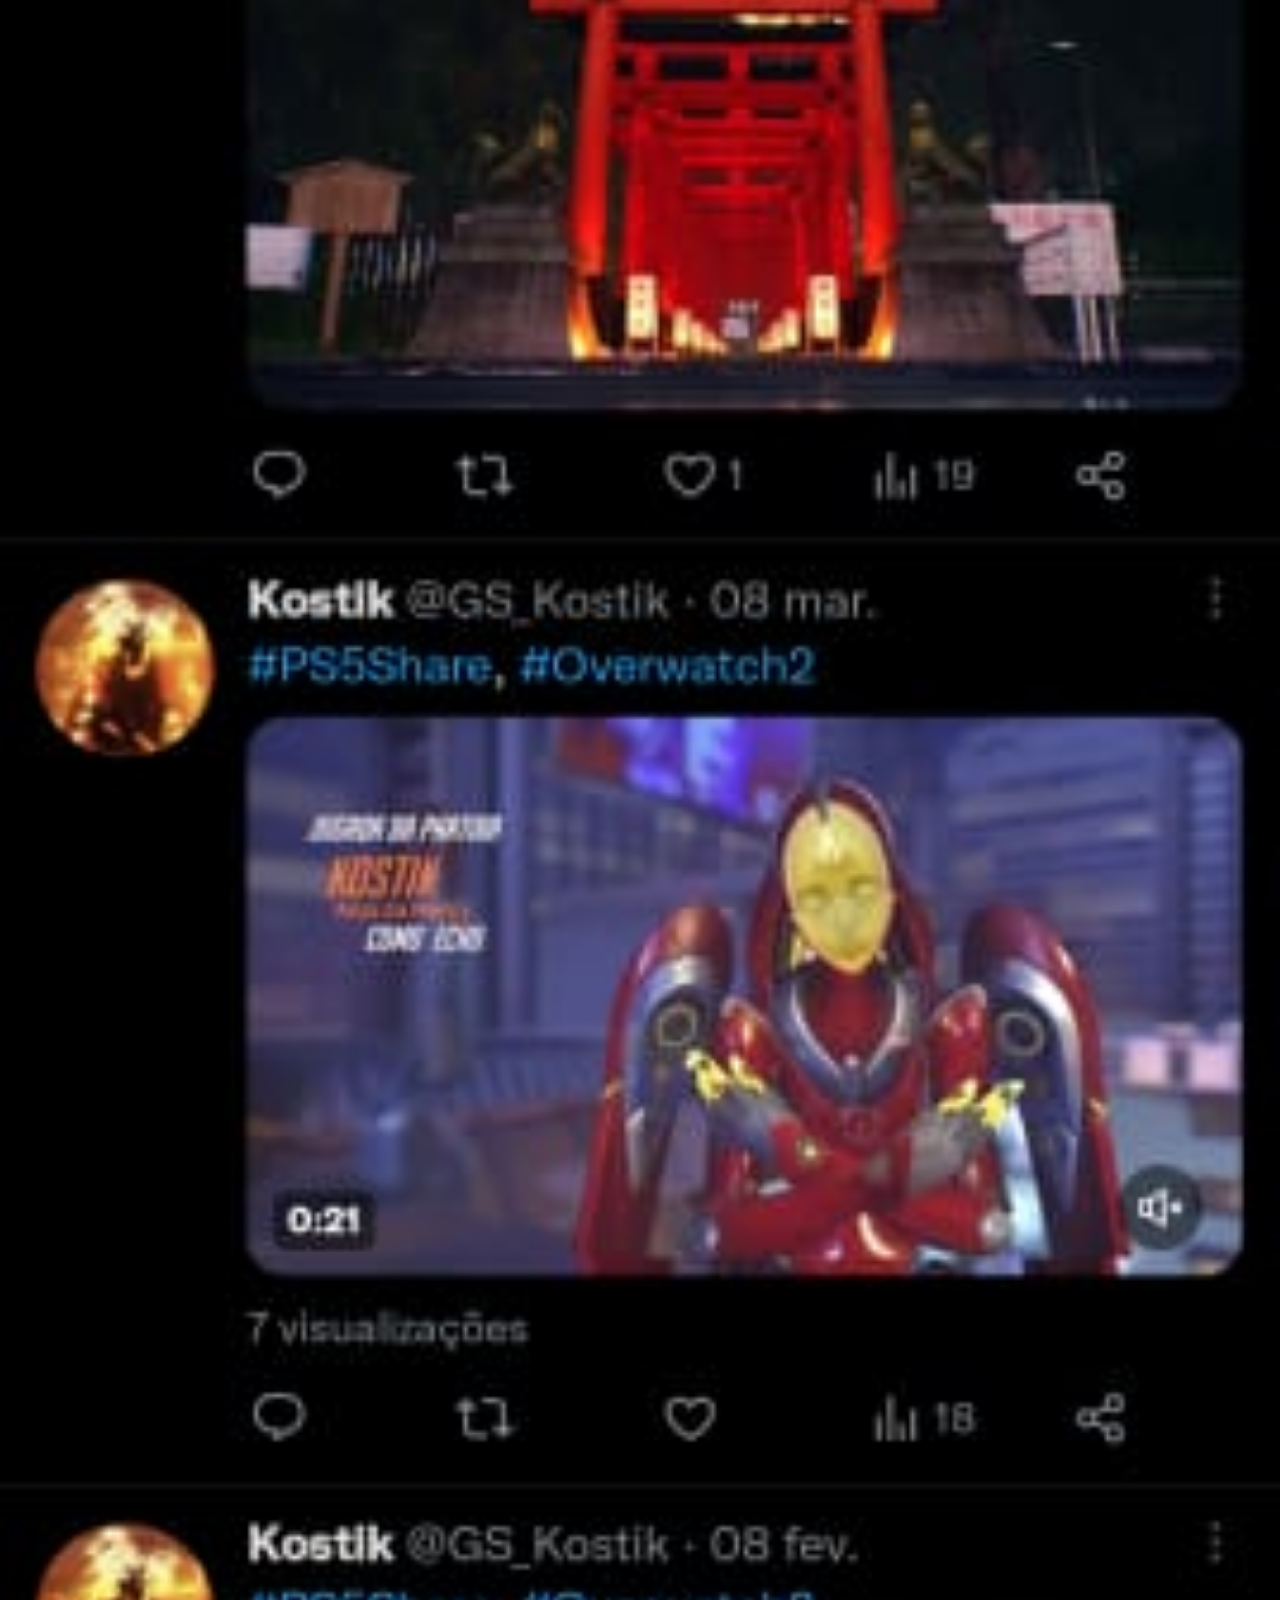
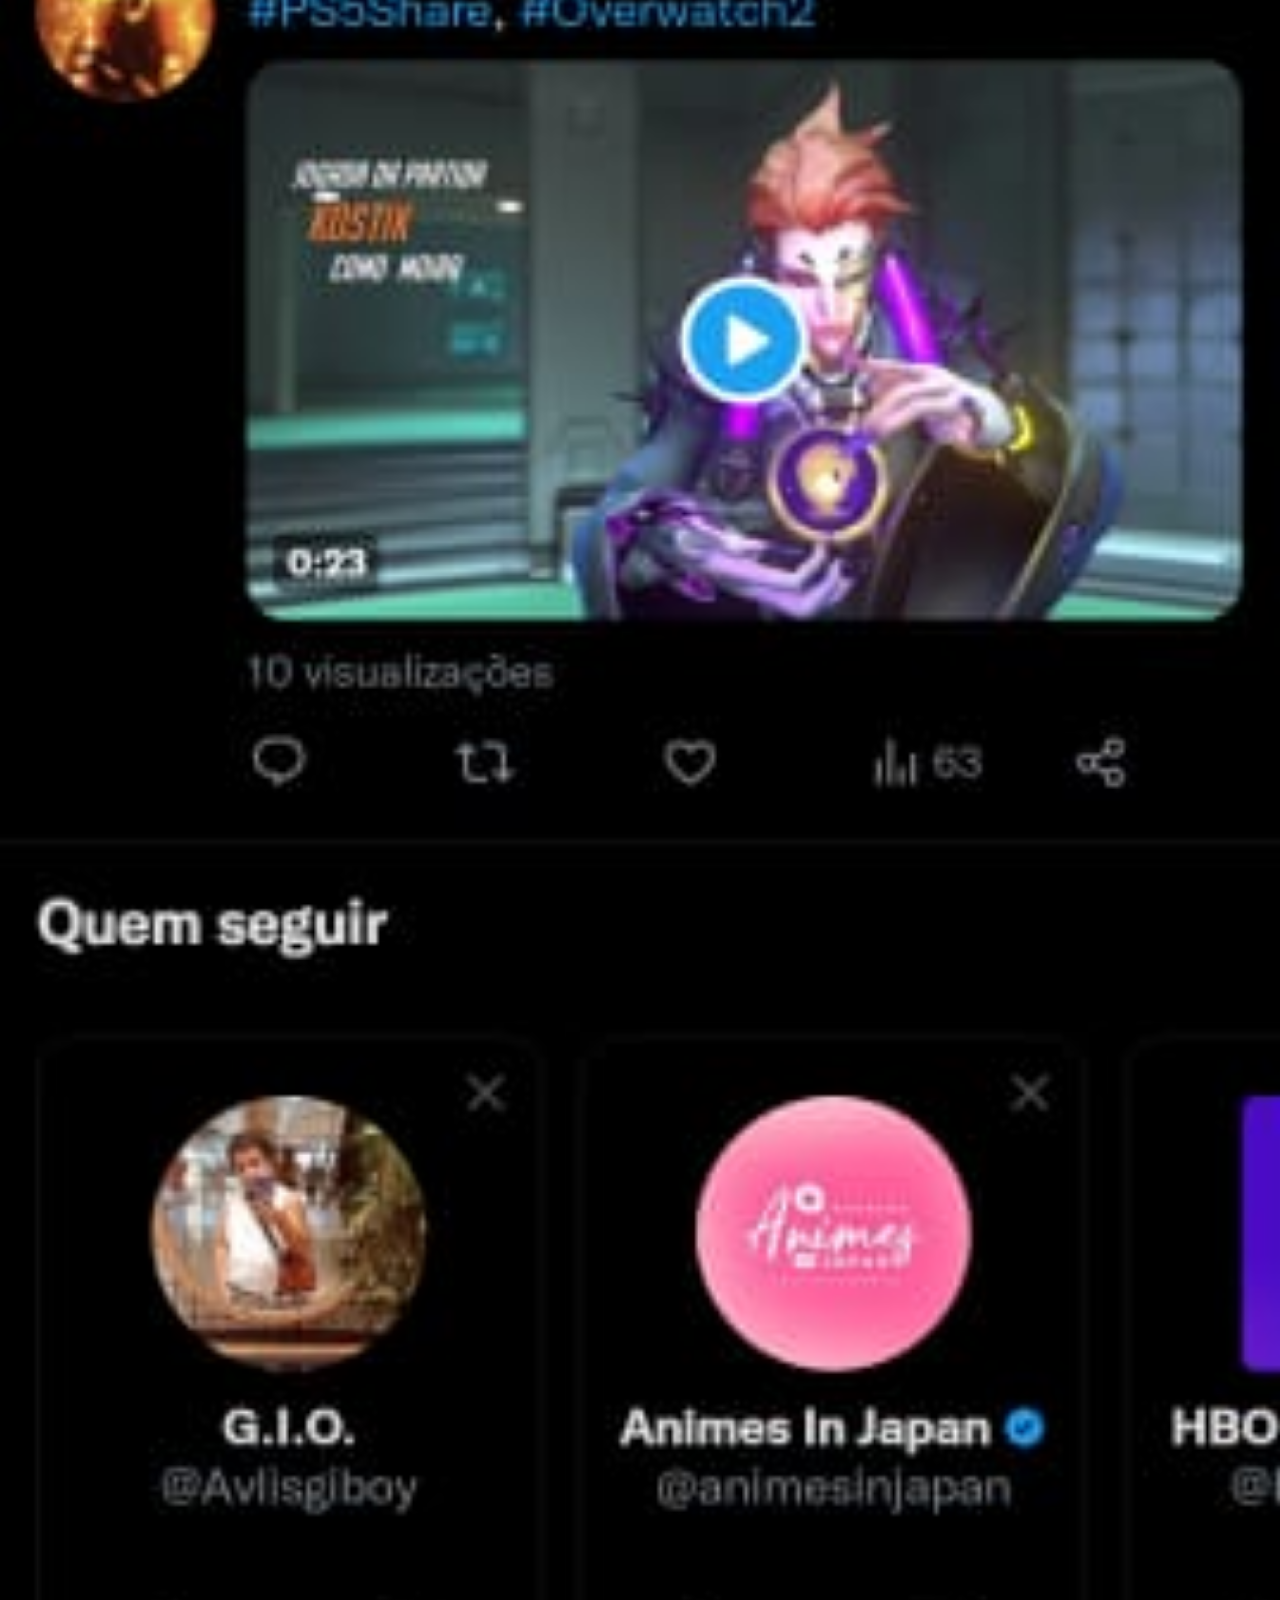
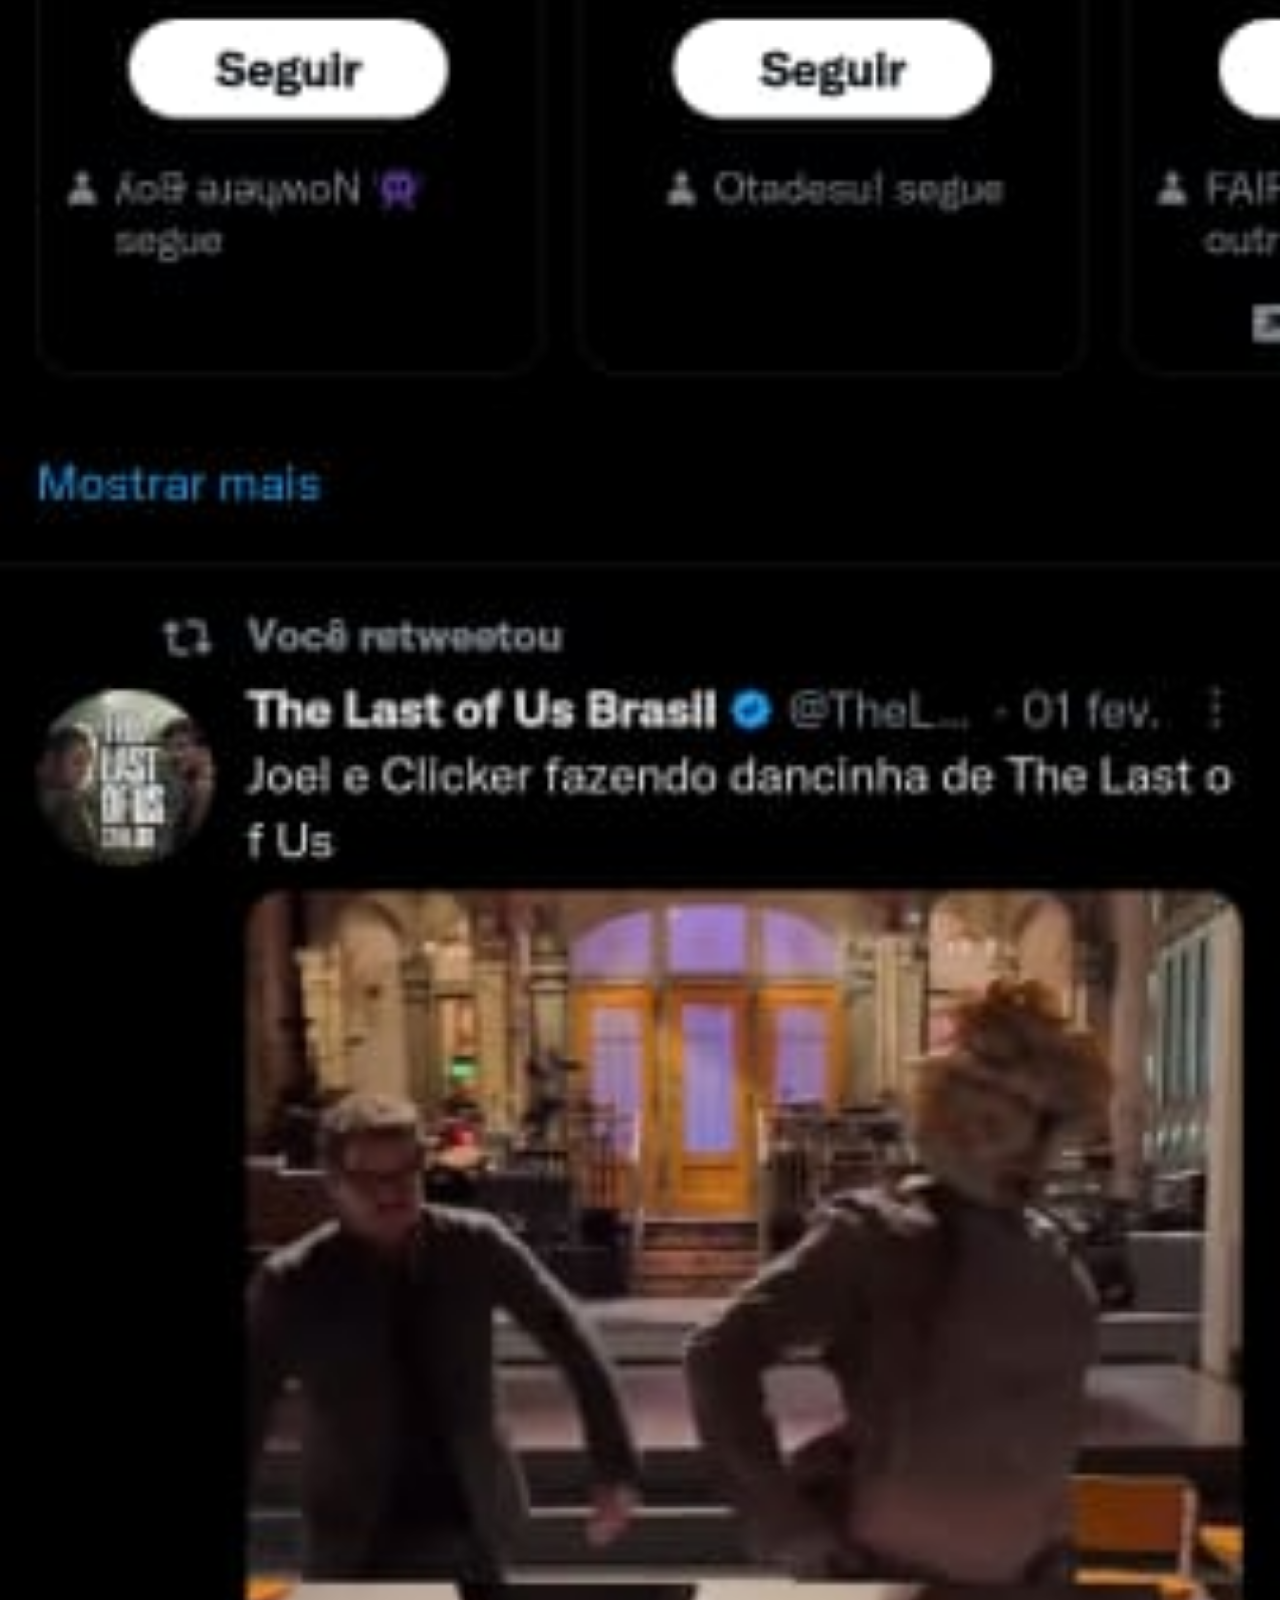
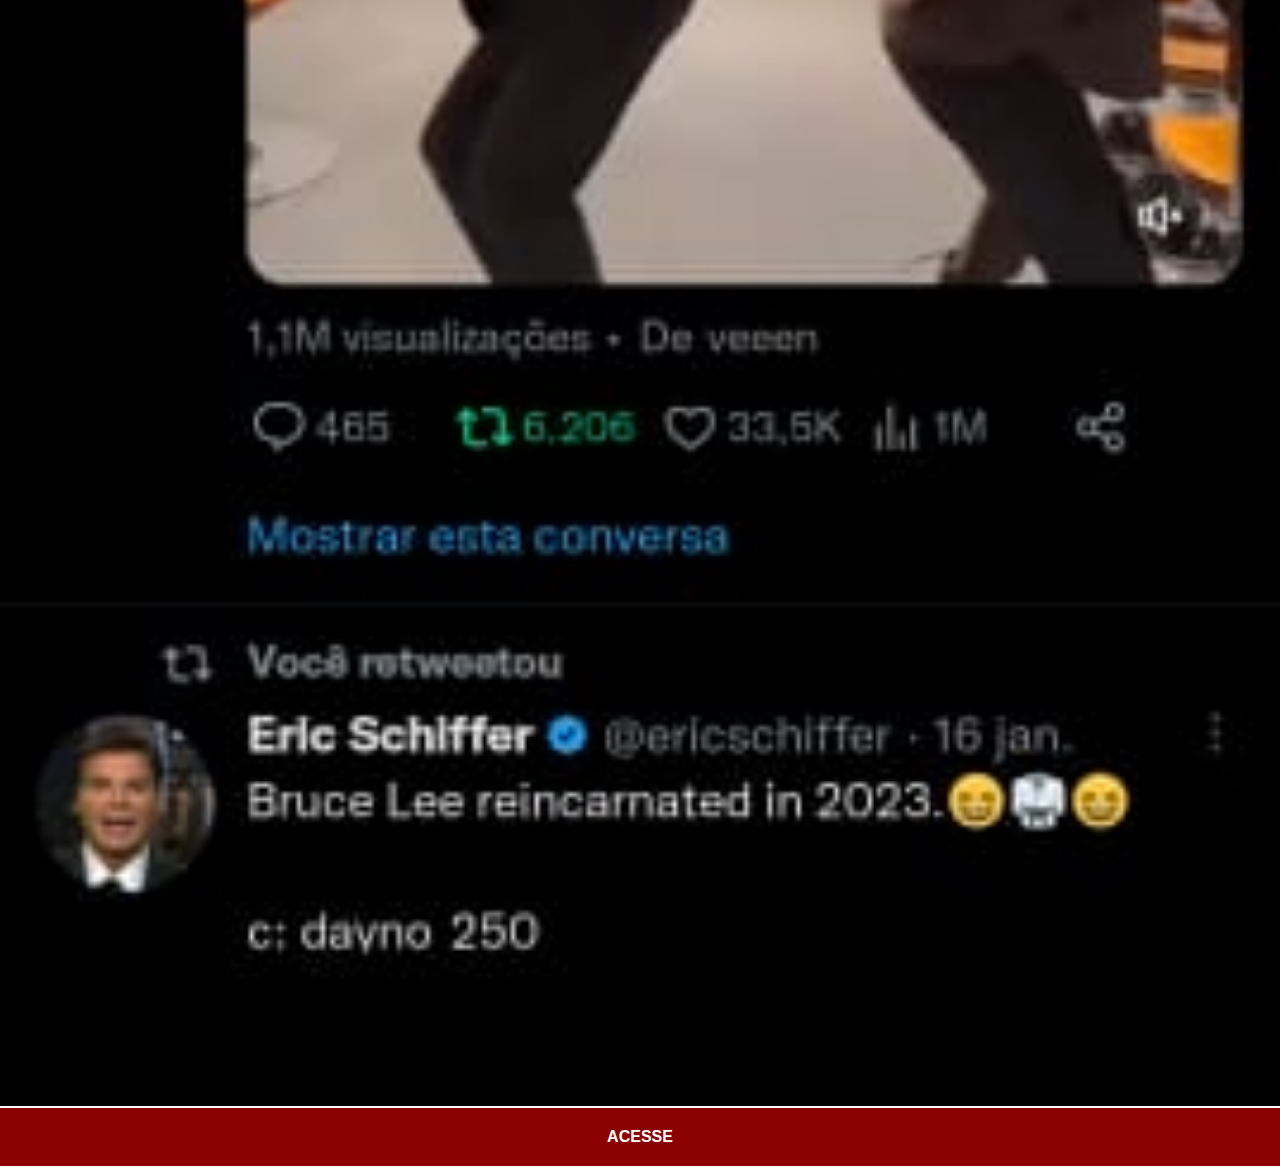
<file: twitter.html>
<!DOCTYPE html>
<html lang="pt-br">
<head>
    <meta charset="UTF-8">
    <meta http-equiv="X-UA-Compatible" content="IE=edge">
    <meta name="viewport" content="width=device-width, initial-scale=1.0">
    <title>Youtube</title>
    <link rel="stylesheet" href="estilos/social.css">
</head>
<body>
    <img src="imagens/tela-twitter.jpeg" alt=Twitter">
    <a href="https://twitter.com/GS_Kostik" target="_blank">ACESSE</a>
</body>
</html>
</file>
<file: estilos/style.css>
@charset "UTF-8";

*{
    margin: 0px;
    padding: 0px;
    font-family: Arial, Helvetica, sans-serif;
}
html, body{
    height: 100vh;
    width:100vw;
    background-color: black;
}

main{
    height: 100vh;
    position: relative;
}

body{
    background: url(../imagens/fundo-madeira.jpg) no-repeat top center;
    background-size: cover;
    background-attachment: fixed;
}

section#telefone{
    position: absolute;
    top: 50%;
    left: 50%;
    transform: translate(-50%, -50%);
    height: 627px;
    width: 311px;
    background: url(../imagens/frame-iphone.png) no-repeat;
}

iframe#tela{
    position: relative;
    top: 80px;
    left: 22px;
    width: 266px;
    height: 471px;
}
section#redes-sociais img{
    width: 50px;
    margin: 10px;
    border-radius: 50px;
    box-shadow: 2px 2px 5px rgba(0, 0, 0, 0.673);
    box-sizing: border-box;
}

section#redes-sociais{
    text-align: right;
}
section#redes-sociais img:hover{
    border: 2px solid rgba(255, 255, 255, 0.623);
    transform: translate(-3px, -3px);
    box-shadow: 5px 5px 10px rgba(0, 0, 0, 0.61);
    transition: transform .8s;
}
</file>
<file: estilos/social.css>
@charset "UTF-8";

::-webkit-scrollbar{
    width: 0px;
    height: 0px;
}
*{
    margin: -1px;
    padding: 0px;
    font-family: Arial, Helvetica, sans-serif;
}
img{
    width: 100%;

}
a{
    display: block;
    background-color: darkred;
    padding: 20px;
    color: white;
    text-align: center;
    font-weight: bolder;
    text-decoration: none;
}
a:hover{
    background-color: red;
}
</file>
